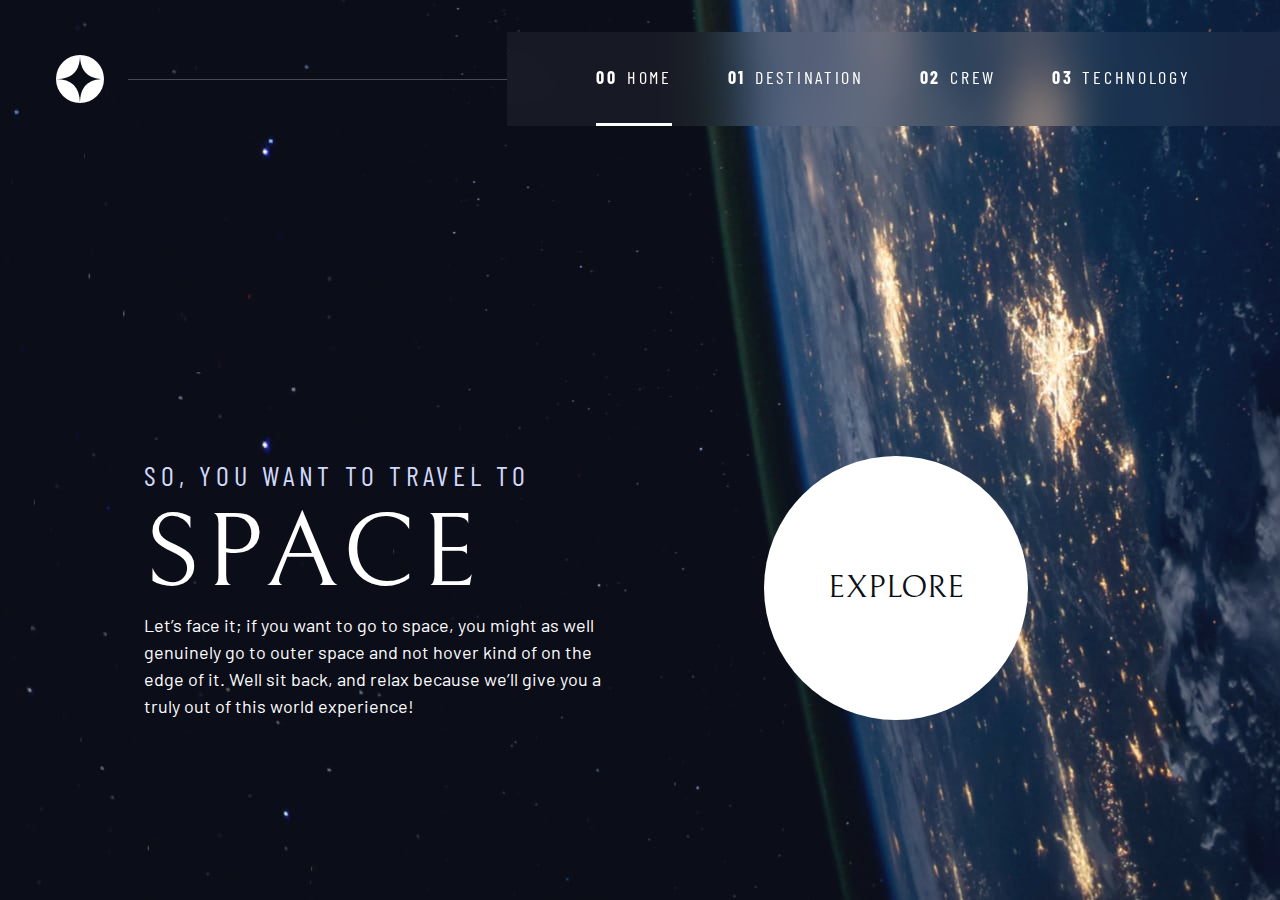
<file: index.html>
<!DOCTYPE html>
<html lang="en">
  <head>
    <meta charset="UTF-8" />
    <meta name="viewport" content="width=device-width, initial-scale=1.0" />

    <link
      rel="icon"
      type="image/png"
      sizes="32x32"
      href="./assets/favicon-32x32.png"
    />
    <link rel="stylesheet" href="src/style.css" type="text/css" />
    <!-- Google fonts -->
    <link rel="preconnect" href="https://fonts.googleapis.com" />
    <link rel="preconnect" href="https://fonts.gstatic.com" crossorigin />
    <link
      href="https://fonts.googleapis.com/css2?family=Barlow+Condensed:wght@400;700&family=Bellefair&family=Barlow:wght@400;700&display=swap"
      rel="stylesheet"
    />
    <script defer src="src/navigation.js"></script>
    <script defer src="src/tabs.js"></script>

    <title>Frontend Mentor | Space tourism website</title>
  </head>

  <body class="home">
    <a href="#main" class="skip-to-content">Skip to content</a>
    <header class="primary-header flex">
      <div>
        <img
          src="./assets/shared/logo.svg"
          alt="space tourism logo"
          class="logo"
        />
      </div>
      <button class="mobile-nav-toggle" aria-controls="primary-navigation">
        <span class="sr-only" aria-expanded="false">Menu</span>
      </button>
      <nav>
        <ul
          id="primary-navigation"
          data-visible="false"
          class="primary-navigation underline-indicators flex"
        >
          <li class="active">
            <a
              class="ff-sans-cond uppercase text-white letter-spacing-2"
              href="index.html"
              ><span aria-hidden="true">00</span> Home</a
            >
          </li>
          <li>
            <a
              class="ff-sans-cond uppercase text-white letter-spacing-2"
              href="destination.html"
              ><span aria-hidden="true">01</span> Destination</a
            >
          </li>
          <li>
            <a
              class="ff-sans-cond uppercase text-white letter-spacing-2"
              href="crew-commander.html"
              ><span aria-hidden="true">02</span> Crew</a
            >
          </li>
          <li>
            <a
              class="ff-sans-cond uppercase text-white letter-spacing-2"
              href="technology.html"
              ><span aria-hidden="true">03</span> Technology</a
            >
          </li>
        </ul>
      </nav>
    </header>

    <main id="main" class="grid-container grid-container--home">
      <div>
        <h1 class="text-light fs-500 ff-sans-cond uppercase letter-spacing-1">
          So, you want to travel to
          <span class="d-block fs-900 ff-serif text-white">Space</span>
        </h1>

        <p>
          Let’s face it; if you want to go to space, you might as well genuinely
          go to outer space and not hover kind of on the edge of it. Well sit
          back, and relax because we’ll give you a truly out of this world
          experience!
        </p>
      </div>
      <div>
        <a
          href="destination.html"
          class="large-button text-dark bg-white ff-serif uppercase"
          >Explore</a
        >
      </div>
    </main>
  </body>
</html>
</file>
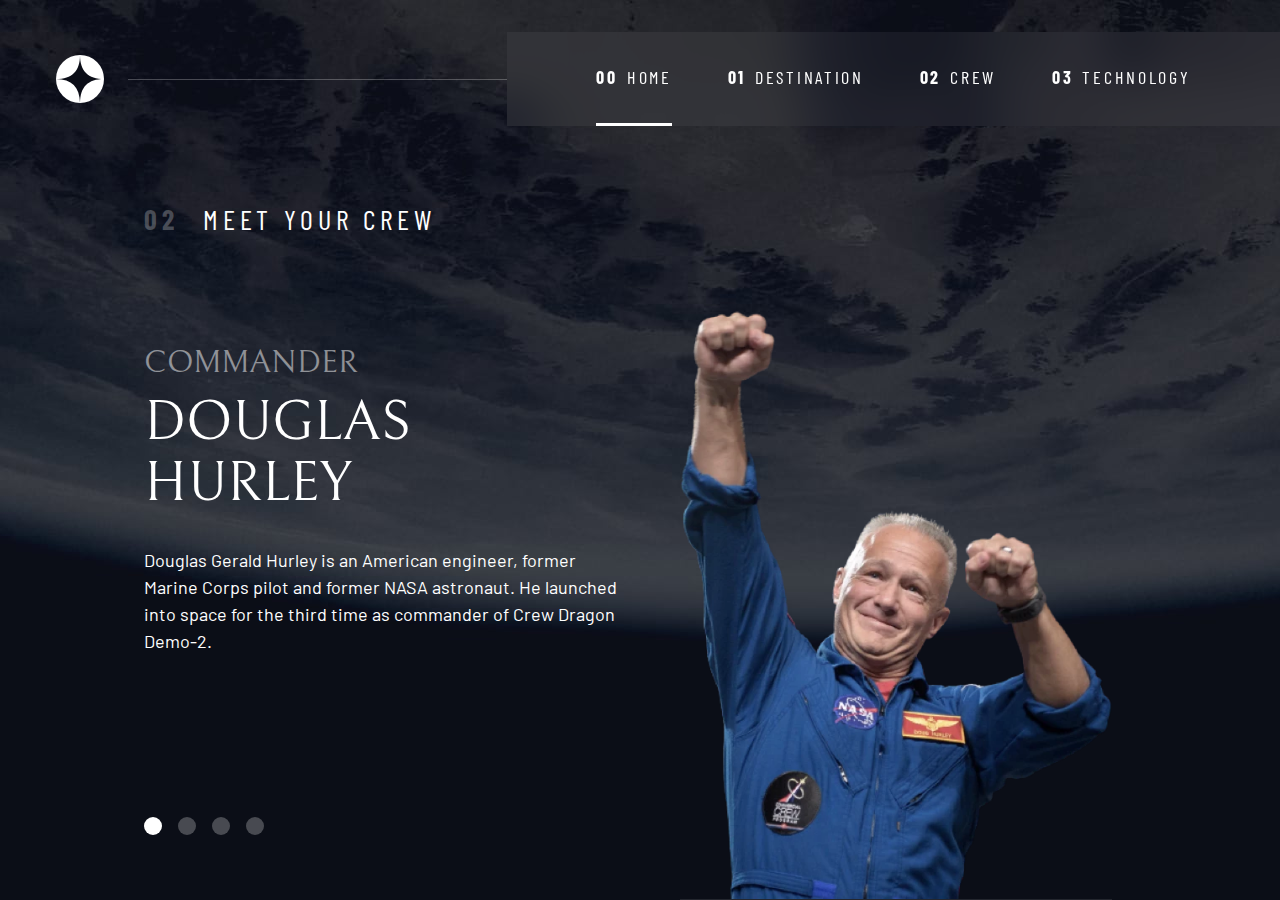
<file: crew-commander.html>
<!DOCTYPE html>
<html lang="en">
  <head>
    <meta charset="UTF-8" />
    <meta name="viewport" content="width=device-width, initial-scale=1.0" />

    <link
      rel="icon"
      type="image/png"
      sizes="32x32"
      href="./assets/favicon-32x32.png"
    />
    <link rel="stylesheet" href="src/style.css" type="text/css" />
    <!-- Google fonts -->
    <link rel="preconnect" href="https://fonts.googleapis.com" />
    <link rel="preconnect" href="https://fonts.gstatic.com" crossorigin />
    <link
      href="https://fonts.googleapis.com/css2?family=Barlow+Condensed:wght@400;700&family=Bellefair&family=Barlow:wght@400;700&display=swap"
      rel="stylesheet"
    />
    <script defer src="src/navigation.js"></script>
    <script defer src="src/tabs.js"></script>

    <title>Frontend Mentor | Space tourism website</title>
  </head>

  <body class="crew">
    <a href="#main" class="skip-to-content">Skip to content</a>
    <header class="primary-header flex">
      <div>
        <img
          src="./assets/shared/logo.svg"
          alt="space tourism logo"
          class="logo"
        />
      </div>
      <button class="mobile-nav-toggle" aria-controls="primary-navigation">
        <span class="sr-only" aria-expanded="false">Menu</span>
      </button>
      <nav>
        <ul
          id="primary-navigation"
          data-visible="false"
          class="primary-navigation underline-indicators flex"
        >
          <li class="active">
            <a
              class="ff-sans-cond uppercase text-white letter-spacing-2"
              href="index.html"
              ><span aria-hidden="true">00</span> Home</a
            >
          </li>
          <li>
            <a
              class="ff-sans-cond uppercase text-white letter-spacing-2"
              href="destination.html"
              ><span aria-hidden="true">01</span> Destination</a
            >
          </li>
          <li>
            <a
              class="ff-sans-cond uppercase text-white letter-spacing-2"
              href="crew.html"
              ><span aria-hidden="true">02</span> Crew</a
            >
          </li>
          <li>
            <a
              class="ff-sans-cond uppercase text-white letter-spacing-2"
              href="technology.html"
              ><span aria-hidden="true">03</span> Technology</a
            >
          </li>
        </ul>
      </nav>
    </header>

    <main id="main" class="grid-container grid-container--crew flow">
      <h1 class="numbered-title">
        <span aria-hidden="true">02</span> Meet your crew
      </h1>

      <!-- dot system goes here -->
      <div
        class="dot-indicators flex"
        role="tablist"
        aria-label="crew member list"
      >
        <button
          aria-selected="true"
          aria-controls="commander-tab"
          tabindex="0"
          role="tab"
          data-image="commander-image"
        >
          <span class="sr-only">The commander</span>
        </button>
        <button
          aria-selected="false"
          aria-controls="specialist-tab"
          tabindex="-1"
          role="tab"
          data-image="specialist-image"
        >
          <span class="sr-only">The mission specialist</span>
        </button>
        <button
          aria-selected="false"
          aria-controls="pilot-tab"
          tabindex="-1"
          role="tab"
          data-image="pilot-image"
        >
          <span class="sr-only">The pilot</span>
        </button>
        <button
          aria-selected="false"
          aria-controls="engineer-tab"
          tabindex="-1"
          role="tab"
          data-image="engineer-image"
        >
          <span class="sr-only">The crew engineer</span>
        </button>
      </div>

      <!-- commander content -->
      <article
        class="crew-details flow"
        id="commander-tab"
        role="tabpanel"
        tabindex="0"
      >
        <header class="flow flow--space-small">
          <h2 class="fs-600 ff-serif uppercase">Commander</h2>
          <p class="fs-700 uppercase ff-serif">Douglas Hurley</p>
        </header>
        <p>
          Douglas Gerald Hurley is an American engineer, former Marine Corps
          pilot and former NASA astronaut. He launched into space for the third
          time as commander of Crew Dragon Demo-2.
        </p>
      </article>

      <!-- specialist content -->
      <article
        class="crew-details flow"
        id="specialist-tab"
        role="tabpanel"
        tabindex="0"
        hidden
      >
        <header class="flow flow--space-small">
          <h2 class="fs-600 ff-serif uppercase">Mission Specialist</h2>
          <p class="fs-700 uppercase ff-serif">Mark Shuttleworth</p>
        </header>
        <p>
          Mark Richard Shuttleworth is the founder and CEO of Canonical, the
          company behind the Linux-based Ubuntu operating system. Shuttleworth
          became the first South African to travel to space as a space tourist..
        </p>
      </article>

      <!-- pilot content -->
      <article
        class="crew-details flow"
        id="pilot-tab"
        role="tabpanel"
        tabindex="0"
        hidden
      >
        <header class="flow flow--space-small">
          <h2 class="fs-600 ff-serif uppercase">Pilot</h2>
          <p class="fs-700 uppercase ff-serif">Victor Glover</p>
        </header>
        <p>
          Pilot on the first operational flight of the SpaceX Crew Dragon to the
          International Space Station. Glover is a commander in the U.S. Navy
          where he pilots an F/A-18.He was a crew member of Expedition 64, and
          served as a station systems flight engineer.
        </p>
      </article>

      <!-- engineer content -->
      <article
        class="crew-details flow"
        id="engineer-tab"
        role="tabpanel"
        tabindex="0"
        hidden
      >
        <header class="flow flow--space-small">
          <h2 class="fs-600 ff-serif uppercase">Flight Engineer</h2>
          <p class="fs-700 uppercase ff-serif">Anousheh Ansari</p>
        </header>
        <p>
          Anousheh Ansari is an Iranian American engineer and co-founder of
          Prodea Systems. Ansari was the fourth self-funded space tourist, the
          first self-funded woman to fly to the ISS, and the first Iranian in
          space.
        </p>
      </article>

      <!-- commander image -->
      <picture id="commander-image">
        <source
          srcset="assets/crew/image-douglas-hurley.webp"
          type="image/webp"
        />
        <img src="assets/crew/image-douglas-hurley.png" alt="Douglas Hurley" />
      </picture>

      <!-- specialist image -->
      <picture id="specialist-image" hidden>
        <source
          srcset="assets/crew/image-mark-shuttleworth.webp"
          type="image/webp"
        />
        <img
          src="assets/crew/image-mark-shuttleworth.webp"
          alt="Mark Shuttleworth"
        />
      </picture>

      <!-- pilot image -->
      <picture id="pilot-image" hidden>
        <source
          srcset="assets/crew/image-victor-glover.webp"
          type="image/webp"
        />
        <img src="assets/crew/image-victor-glover.png" alt="Victor Glover" />
      </picture>

      <!-- engineer image -->
      <picture id="engineer-image" hidden>
        <source
          srcset="assets/crew/image-anousheh-ansari.webp"
          type="image/webp"
        />
        <img
          src="assets/crew/image-anousheh-ansari.png"
          alt="Anousheh Ansari"
        />
      </picture>
    </main>
  </body>
</html>
</file>
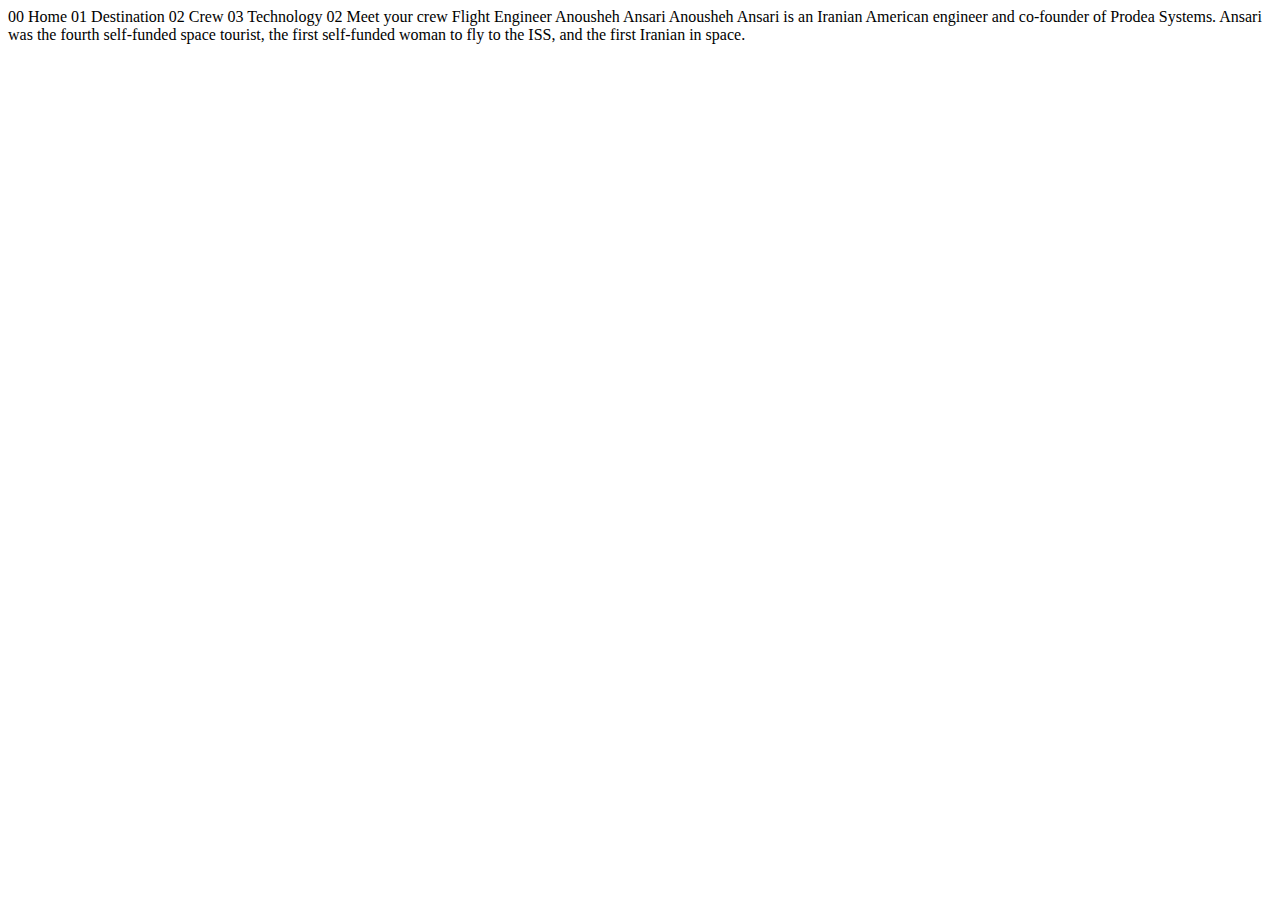
<file: crew-engineer.html>
<!DOCTYPE html>
<html lang="en">
<head>
  <meta charset="UTF-8">
  <meta name="viewport" content="width=device-width, initial-scale=1.0">

  <link rel="icon" type="image/png" sizes="32x32" href="./assets/favicon-32x32.png">
  
  <title>Frontend Mentor | Space tourism website</title>
</head>
<body>

  00 Home
  01 Destination
  02 Crew
  03 Technology

  02 Meet your crew

  Flight Engineer
  Anousheh Ansari

  Anousheh Ansari is an Iranian American engineer and co-founder of Prodea Systems. 
  Ansari was the fourth self-funded space tourist, the first self-funded woman to 
  fly to the ISS, and the first Iranian in space. 
</body>
</html>
</file>
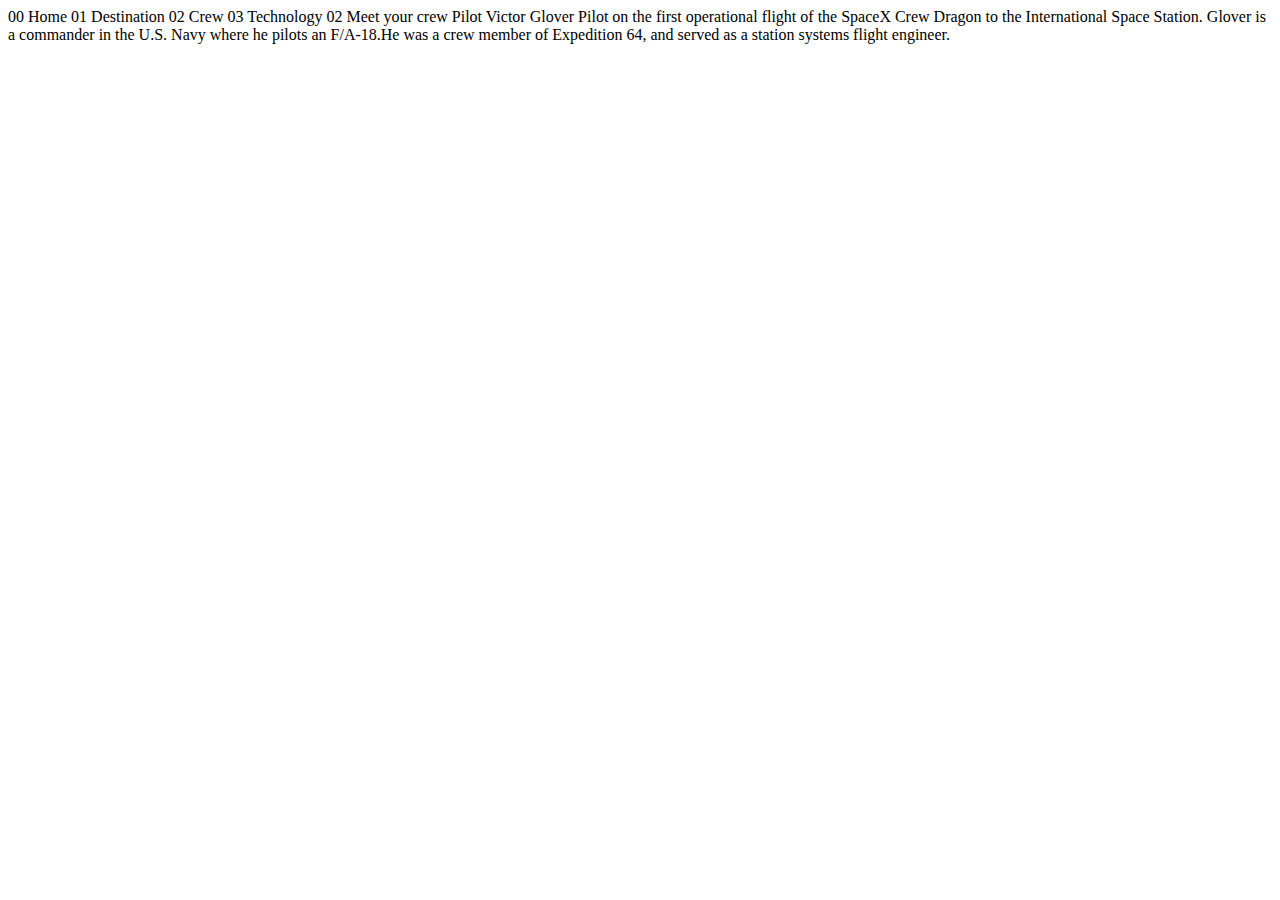
<file: crew-pilot.html>
<!DOCTYPE html>
<html lang="en">
<head>
  <meta charset="UTF-8">
  <meta name="viewport" content="width=device-width, initial-scale=1.0">

  <link rel="icon" type="image/png" sizes="32x32" href="./assets/favicon-32x32.png">
  
  <title>Frontend Mentor | Space tourism website</title>
</head>
<body>

  00 Home
  01 Destination
  02 Crew
  03 Technology

  02 Meet your crew

  Pilot
  Victor Glover

  Pilot on the first operational flight of the SpaceX Crew Dragon to the 
  International Space Station. Glover is a commander in the U.S. Navy where 
  he pilots an F/A-18.He was a crew member of Expedition 64, and served as a 
  station systems flight engineer. 
</body>
</html>
</file>
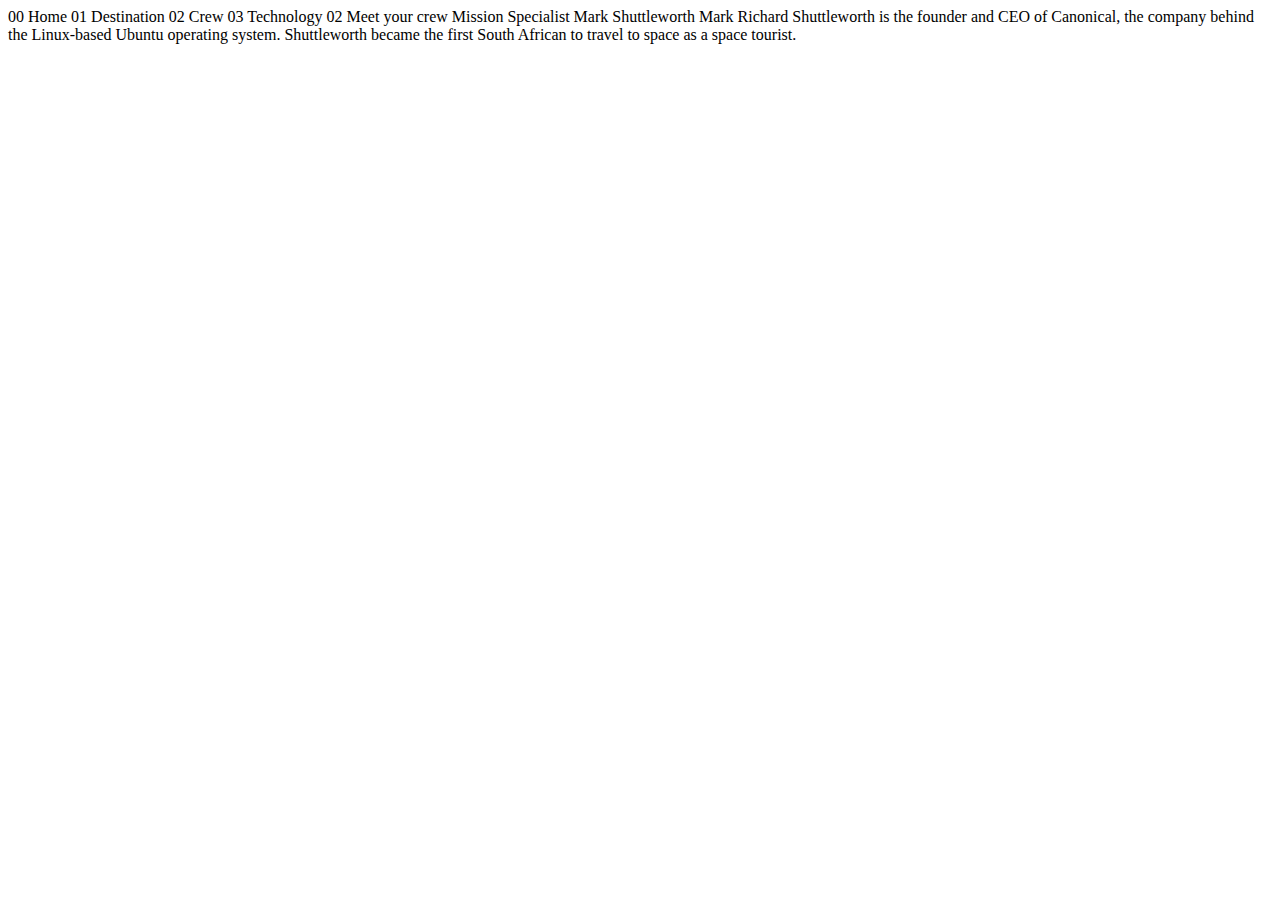
<file: crew-specialist.html>
<!DOCTYPE html>
<html lang="en">
<head>
  <meta charset="UTF-8">
  <meta name="viewport" content="width=device-width, initial-scale=1.0">

  <link rel="icon" type="image/png" sizes="32x32" href="./assets/favicon-32x32.png">
  
  <title>Frontend Mentor | Space tourism website</title>
</head>
<body>

  00 Home
  01 Destination
  02 Crew
  03 Technology

  02 Meet your crew

  Mission Specialist
  Mark Shuttleworth

  Mark Richard Shuttleworth is the founder and CEO of Canonical, the company behind 
  the Linux-based Ubuntu operating system. Shuttleworth became the first South 
  African to travel to space as a space tourist.
</body>
</html>
</file>
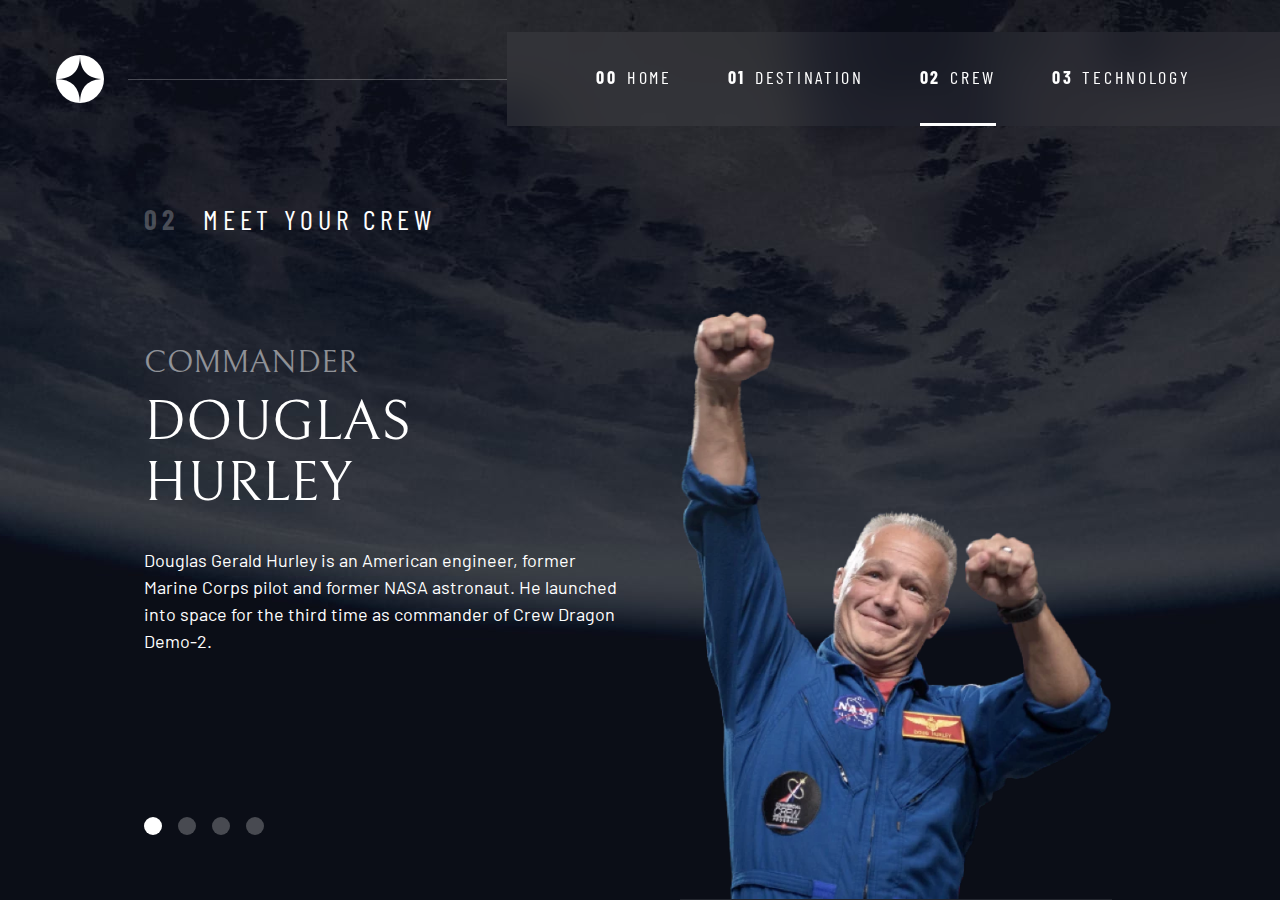
<file: crew.html>
<!DOCTYPE html>
<html lang="en">
  <head>
    <meta charset="UTF-8" />
    <meta name="viewport" content="width=device-width, initial-scale=1.0" />

    <link
      rel="icon"
      type="image/png"
      sizes="32x32"
      href="./assets/favicon-32x32.png"
    />
    <link rel="stylesheet" href="src/style.css" type="text/css" />
    <!-- Google fonts -->
    <link rel="preconnect" href="https://fonts.googleapis.com" />
    <link rel="preconnect" href="https://fonts.gstatic.com" crossorigin />
    <link
      href="https://fonts.googleapis.com/css2?family=Barlow+Condensed:wght@400;700&family=Bellefair&family=Barlow:wght@400;700&display=swap"
      rel="stylesheet"
    />
    <script defer src="src/navigation.js"></script>
    <script defer src="src/tabs.js"></script>

    <title>Frontend Mentor | Space tourism website</title>
  </head>

  <body class="crew">
    <a href="#main" class="skip-to-content">Skip to content</a>
    <header class="primary-header flex">
      <div>
        <img
          src="./assets/shared/logo.svg"
          alt="space tourism logo"
          class="logo"
        />
      </div>
      <button class="mobile-nav-toggle" aria-controls="primary-navigation">
        <span class="sr-only" aria-expanded="false">Menu</span>
      </button>
      <nav>
        <ul
          id="primary-navigation"
          data-visible="false"
          class="primary-navigation underline-indicators flex"
        >
          <li>
            <a
              class="ff-sans-cond uppercase text-white letter-spacing-2"
              href="index.html"
              ><span aria-hidden="true">00</span> Home</a
            >
          </li>
          <li>
            <a
              class="ff-sans-cond uppercase text-white letter-spacing-2"
              href="destination.html"
              ><span aria-hidden="true">01</span> Destination</a
            >
          </li>
          <li class="active">
            <a
              class="ff-sans-cond uppercase text-white letter-spacing-2"
              href="crew.html"
              ><span aria-hidden="true">02</span> Crew</a
            >
          </li>
          <li>
            <a
              class="ff-sans-cond uppercase text-white letter-spacing-2"
              href="technology.html"
              ><span aria-hidden="true">03</span> Technology</a
            >
          </li>
        </ul>
      </nav>
    </header>

    <main id="main" class="grid-container grid-container--crew flow">
      <h1 class="numbered-title">
        <span aria-hidden="true">02</span> Meet your crew
      </h1>

      <!-- dot system goes here -->
      <div
        class="dot-indicators flex"
        role="tablist"
        aria-label="crew member list"
      >
        <button
          aria-selected="true"
          aria-controls="commander-tab"
          tabindex="0"
          role="tab"
          data-image="commander-image"
        >
          <span class="sr-only">The commander</span>
        </button>
        <button
          aria-selected="false"
          aria-controls="specialist-tab"
          tabindex="-1"
          role="tab"
          data-image="specialist-image"
        >
          <span class="sr-only">The mission specialist</span>
        </button>
        <button
          aria-selected="false"
          aria-controls="pilot-tab"
          tabindex="-1"
          role="tab"
          data-image="pilot-image"
        >
          <span class="sr-only">The pilot</span>
        </button>
        <button
          aria-selected="false"
          aria-controls="engineer-tab"
          tabindex="-1"
          role="tab"
          data-image="engineer-image"
        >
          <span class="sr-only">The crew engineer</span>
        </button>
      </div>

      <!-- commander content -->
      <article
        class="crew-details flow"
        id="commander-tab"
        role="tabpanel"
        tabindex="0"
      >
        <header class="flow flow--space-small">
          <h2 class="fs-600 ff-serif uppercase">Commander</h2>
          <p class="fs-700 uppercase ff-serif">Douglas Hurley</p>
        </header>
        <p>
          Douglas Gerald Hurley is an American engineer, former Marine Corps
          pilot and former NASA astronaut. He launched into space for the third
          time as commander of Crew Dragon Demo-2.
        </p>
      </article>

      <!-- specialist content -->
      <article
        class="crew-details flow"
        id="specialist-tab"
        role="tabpanel"
        tabindex="0"
        hidden
      >
        <header class="flow flow--space-small">
          <h2 class="fs-600 ff-serif uppercase">Mission Specialist</h2>
          <p class="fs-700 uppercase ff-serif">Mark Shuttleworth</p>
        </header>
        <p>
          Mark Richard Shuttleworth is the founder and CEO of Canonical, the
          company behind the Linux-based Ubuntu operating system. Shuttleworth
          became the first South African to travel to space as a space tourist..
        </p>
      </article>

      <!-- pilot content -->
      <article
        class="crew-details flow"
        id="pilot-tab"
        role="tabpanel"
        tabindex="0"
        hidden
      >
        <header class="flow flow--space-small">
          <h2 class="fs-600 ff-serif uppercase">Pilot</h2>
          <p class="fs-700 uppercase ff-serif">Victor Glover</p>
        </header>
        <p>
          Pilot on the first operational flight of the SpaceX Crew Dragon to the
          International Space Station. Glover is a commander in the U.S. Navy
          where he pilots an F/A-18.He was a crew member of Expedition 64, and
          served as a station systems flight engineer.
        </p>
      </article>

      <!-- engineer content -->
      <article
        class="crew-details flow"
        id="engineer-tab"
        role="tabpanel"
        tabindex="0"
        hidden
      >
        <header class="flow flow--space-small">
          <h2 class="fs-600 ff-serif uppercase">Flight Engineer</h2>
          <p class="fs-700 uppercase ff-serif">Anousheh Ansari</p>
        </header>
        <p>
          Anousheh Ansari is an Iranian American engineer and co-founder of
          Prodea Systems. Ansari was the fourth self-funded space tourist, the
          first self-funded woman to fly to the ISS, and the first Iranian in
          space.
        </p>
      </article>

      <!-- commander image -->
      <picture id="commander-image">
        <source
          srcset="assets/crew/image-douglas-hurley.webp"
          type="image/webp"
        />
        <img src="assets/crew/image-douglas-hurley.png" alt="Douglas Hurley" />
      </picture>

      <!-- specialist image -->
      <picture id="specialist-image" hidden>
        <source
          srcset="assets/crew/image-mark-shuttleworth.webp"
          type="image/webp"
        />
        <img
          src="assets/crew/image-mark-shuttleworth.webp"
          alt="Mark Shuttleworth"
        />
      </picture>

      <!-- pilot image -->
      <picture id="pilot-image" hidden>
        <source
          srcset="assets/crew/image-victor-glover.webp"
          type="image/webp"
        />
        <img src="assets/crew/image-victor-glover.png" alt="Victor Glover" />
      </picture>

      <!-- engineer image -->
      <picture id="engineer-image" hidden>
        <source
          srcset="assets/crew/image-anousheh-ansari.webp"
          type="image/webp"
        />
        <img
          src="assets/crew/image-anousheh-ansari.png"
          alt="Anousheh Ansari"
        />
      </picture>
    </main>
  </body>
</html>
</file>
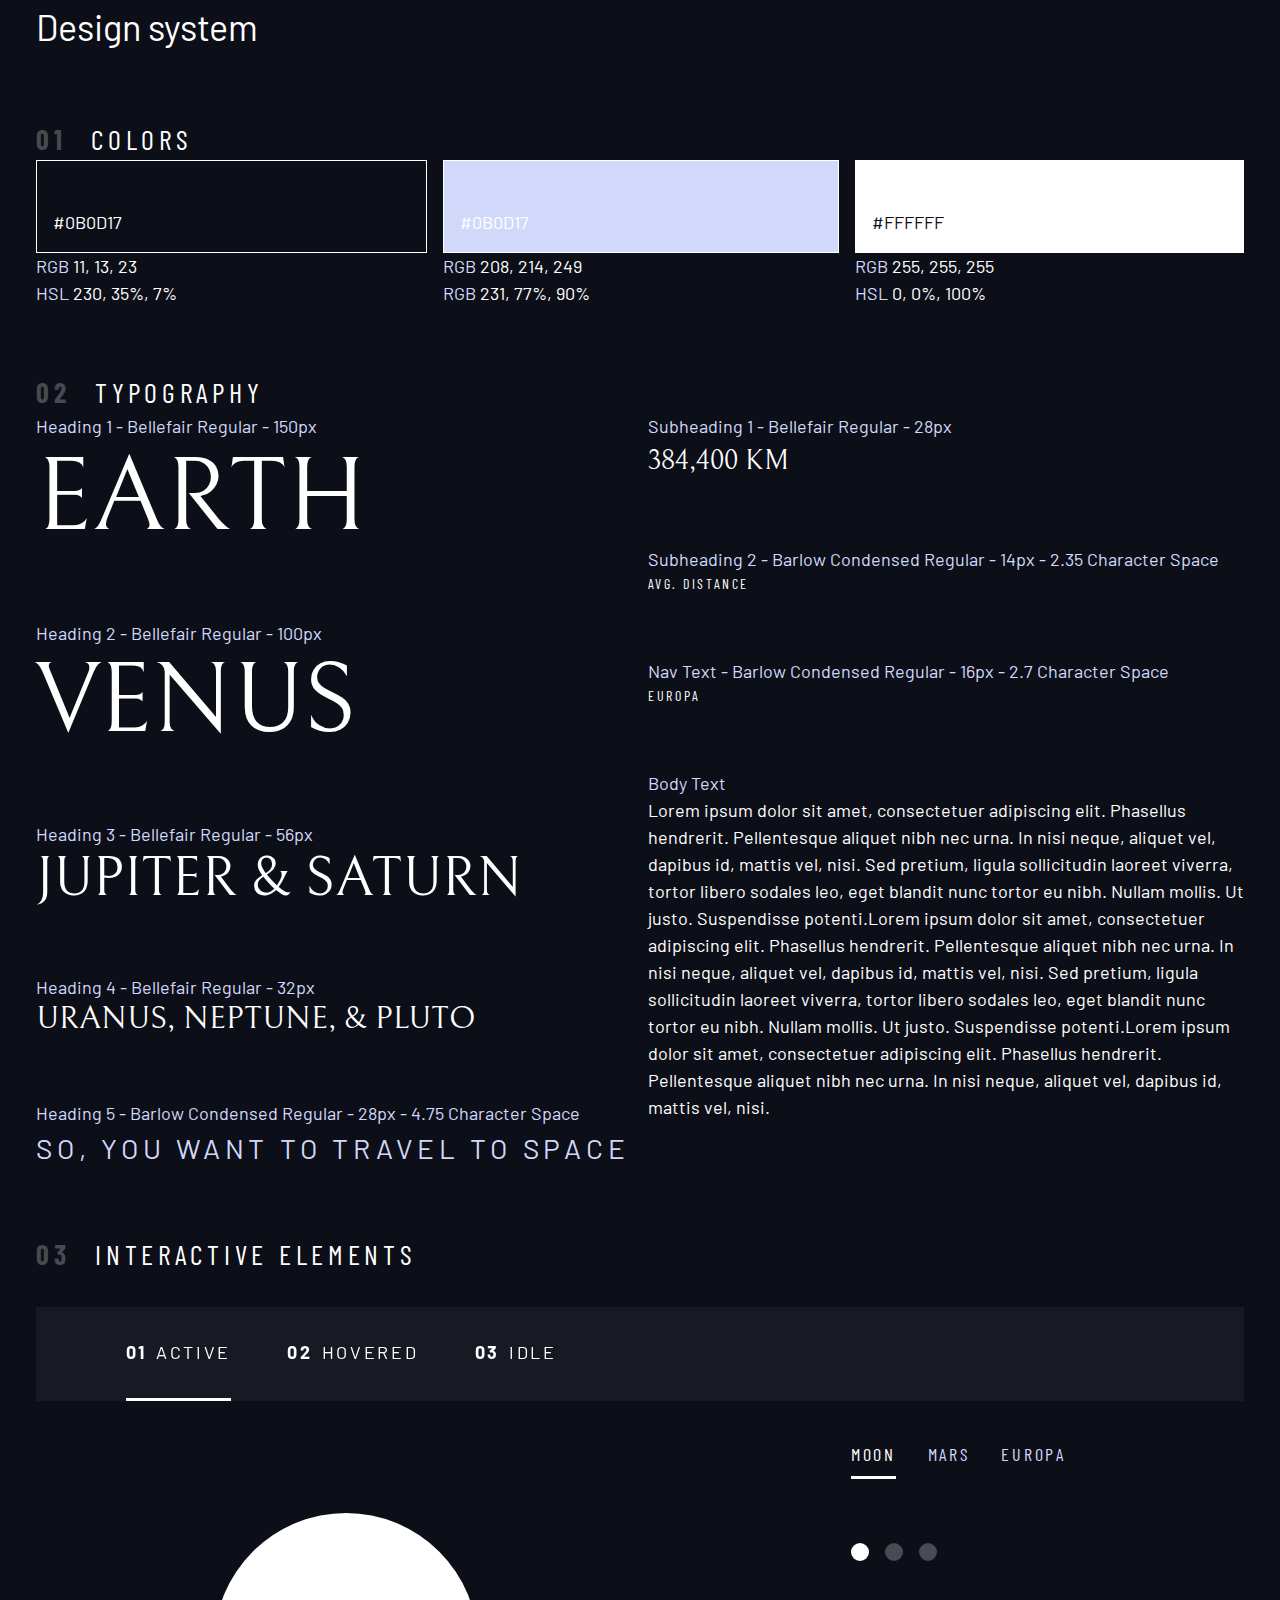
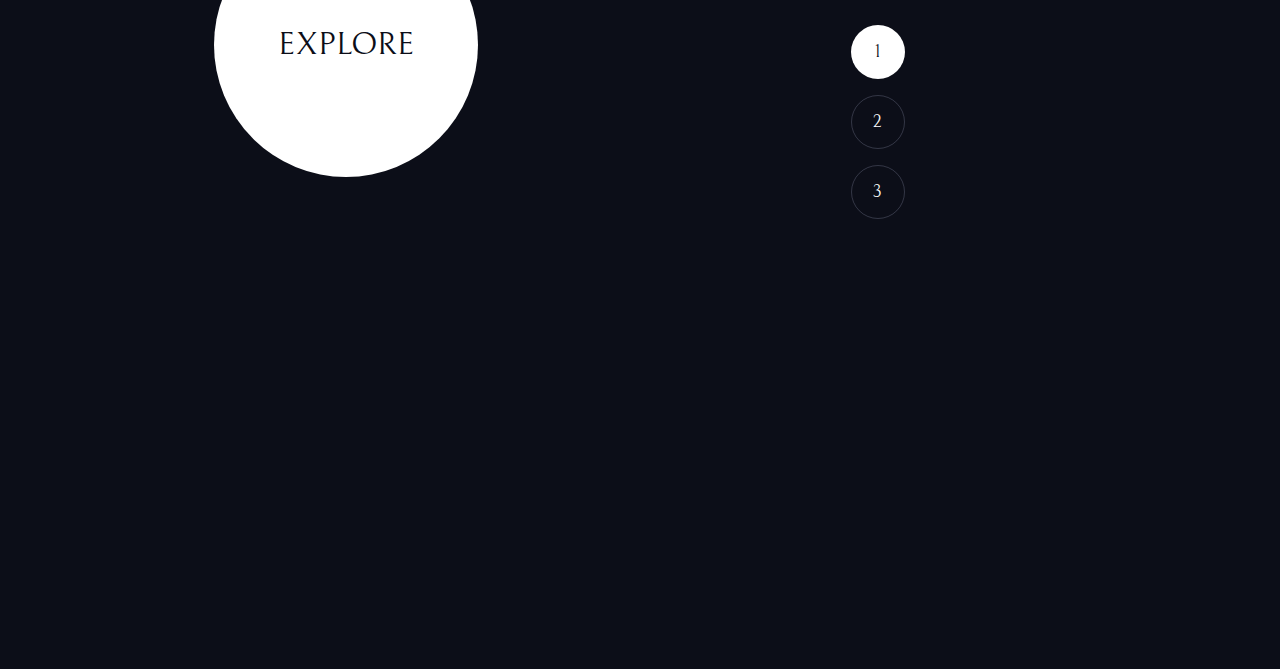
<file: design-system.html>
<!DOCTYPE html>
<html lang="en">
  <head>
    <meta charset="UTF-8" />
    <meta http-equiv="X-UA-Compatible" content="IE=edge" />
    <meta name="viewport" content="width=device-width, initial-scale=1.0" />
    <link rel="stylesheet" href="src/style.css" type="text/css" />

    <!-- Google fonts -->
    <link rel="preconnect" href="https://fonts.googleapis.com" />
    <link rel="preconnect" href="https://fonts.gstatic.com" crossorigin />
    <link
      href="https://fonts.googleapis.com/css2?family=Barlow+Condensed:wght@400;700&family=Bellefair&family=Barlow:wght@400;700&display=swap"
      rel="stylesheet"
    />
    <title>Design System</title>
  </head>

  <body>
    <div class="container">
      <h1>Design system</h1>

      <section id="colors" style="margin: 4rem 0">
        <h2 class="numbered-title"><span>01</span> colors</h2>

        <div class="flex" style="justify-content: space-between">
          <div class="color-tile">
            <div
              class="text-white"
              style="padding: 3rem 1rem 1rem; border: 1px solid white"
            >
              #0B0D17
            </div>
            <p><span class="text-light">RGB</span> 11, 13, 23</p>
            <p><span class="text-light">HSL</span> 230, 35%, 7%</p>
          </div>
          <div class="color-tile">
            <div
              class="bg-light"
              style="padding: 3rem 1rem 1rem; border: 1px solid white"
            >
              #0B0D17
            </div>
            <p><span class="text-light">RGB</span> 208, 214, 249</p>
            <p><span class="text-light">RGB</span> 231, 77%, 90%</p>
          </div>
          <div class="color-tile">
            <div
              class="bg-white text-dark"
              style="padding: 3rem 1rem 1rem; border: 1px solid white"
            >
              #FFFFFF
            </div>
            <p><span class="text-light">RGB</span> 255, 255, 255</p>
            <p><span class="text-light">HSL</span> 0, 0%, 100%</p>
          </div>
        </div>
      </section>

      <section id="typography" style="margin: 4rem 0">
        <h2 class="numbered-title"><span>02 </span>Typography</h2>
        <div class="flex">
          <div class="flow" style="flex-basis: 100%; --flow-space: 4rem">
            <div>
              <p class="text-light">Heading 1 - Bellefair Regular - 150px</p>
              <p class="fs-900 ff-serif uppercase">Earth</p>
            </div>
            <div>
              <p class="text-light">Heading 2 - Bellefair Regular - 100px</p>
              <p class="fs-800 ff-serif uppercase">Venus</p>
            </div>
            <div>
              <p class="text-light">Heading 3 - Bellefair Regular - 56px</p>
              <p class="fs-700 ff-serif uppercase">Jupiter & Saturn</p>
            </div>
            <div>
              <p class="text-light">Heading 4 - Bellefair Regular - 32px</p>
              <p class="fs-600 ff-serif uppercase">Uranus, Neptune, & Pluto</p>
            </div>
            <div>
              <p class="text-light">
                Heading 5 - Barlow Condensed Regular - 28px - 4.75 Character
                Space
              </p>
              <p
                class="text-light fs-500 ff-serif-cond uppercase letter-spacing-1"
              >
                So, you want to travel to space
              </p>
            </div>
          </div>

          <div class="flow" style="flex-basis: 100%; --flow-space: 4rem">
            <div>
              <p class="text-light">Subheading 1 - Bellefair Regular - 28px</p>
              <p class="fs-500 ff-serif uppercase">384,400 km</p>
            </div>
            <div>
              <p class="text-light">
                Subheading 2 - Barlow Condensed Regular - 14px - 2.35 Character
                Space
              </p>
              <p class="fs-200 uppercase ff-sans-cond letter-spacing-3">
                Avg. Distance
              </p>
            </div>
            <div>
              <p class="text-light">
                Nav Text - Barlow Condensed Regular - 16px - 2.7 Character Space
              </p>
              <p class="fs-200 uppercase ff-sans-cond letter-spacing-2">
                Europa
              </p>
            </div>
            <div>
              <p class="text-light">Body Text</p>
              <p>
                Lorem ipsum dolor sit amet, consectetuer adipiscing elit.
                Phasellus hendrerit. Pellentesque aliquet nibh nec urna. In nisi
                neque, aliquet vel, dapibus id, mattis vel, nisi. Sed pretium,
                ligula sollicitudin laoreet viverra, tortor libero sodales leo,
                eget blandit nunc tortor eu nibh. Nullam mollis. Ut justo.
                Suspendisse potenti.Lorem ipsum dolor sit amet, consectetuer
                adipiscing elit. Phasellus hendrerit. Pellentesque aliquet nibh
                nec urna. In nisi neque, aliquet vel, dapibus id, mattis vel,
                nisi. Sed pretium, ligula sollicitudin laoreet viverra, tortor
                libero sodales leo, eget blandit nunc tortor eu nibh. Nullam
                mollis. Ut justo. Suspendisse potenti.Lorem ipsum dolor sit
                amet, consectetuer adipiscing elit. Phasellus hendrerit.
                Pellentesque aliquet nibh nec urna. In nisi neque, aliquet vel,
                dapibus id, mattis vel, nisi.
              </p>
            </div>
          </div>
        </div>
      </section>

      <section class="flow" id="interactive-elements">
        <h2 class="numbered-title"><span>03</span> Interactive elements</h2>

        <!-- navigation -->
        <div>
          <nav>
            <ul class="primary-navigation underline-indicators flex">
              <li class="active">
                <a class="uppercase text-white letter-spacing-2" href="#"
                  ><span>01</span>Active</a
                >
              </li>
              <li>
                <a class="uppercase text-white letter-spacing-2" href="#"
                  ><span>02</span>Hovered</a
                >
              </li>
              <li>
                <a class="uppercase text-white letter-spacing-2" href="#"
                  ><span>03</span>Idle</a
                >
              </li>
            </ul>
          </nav>
        </div>

        <div class="flex" style="justify-content: space-around">
          <div style="margin-top: 5rem">
            <!-- explore button -->
            <a
              href="#"
              class="large-button text-dark bg-white ff-serif fs-600 uppercase"
              >Explore</a
            >
          </div>

          <div class="flow" style="margin-bottom: 50vh; --flow-space: 4rem">
            <!-- Tabs -->
            <div class="tab-list underline-indicators flex">
              <button
                aria-selected="true"
                class="text-light uppercase letter-spacing-2 ff-sans-cond"
              >
                Moon
              </button>
              <button
                aria-selected="false"
                class="text-light uppercase letter-spacing-2 ff-sans-cond"
              >
                Mars
              </button>
              <button
                aria-selected="false"
                class="text-light uppercase letter-spacing-2 ff-sans-cond"
              >
                Europa
              </button>
            </div>
            <!-- Dots -->
            <div class="dot-indicators flex">
              <button aria-selected="true">
                <span class="sr-only"></span>
              </button>
              <button aria-selected="false">
                <span class="sr-only"></span>
              </button>
              <button aria-selected="false">
                <span class="sr-only"></span>
              </button>
            </div>
            <!-- Numbers -->
            <div class="number-indicators flex" style="flex-direction: column">
              <button class="ff-serif" aria-selected="true">1</button>
              <button class="ff-serif" aria-selected="false">2</button>
              <button class="ff-serif" aria-selected="false">3</button>
            </div>
          </div>
        </div>
      </section>
    </div>
  </body>
</html>
</file>
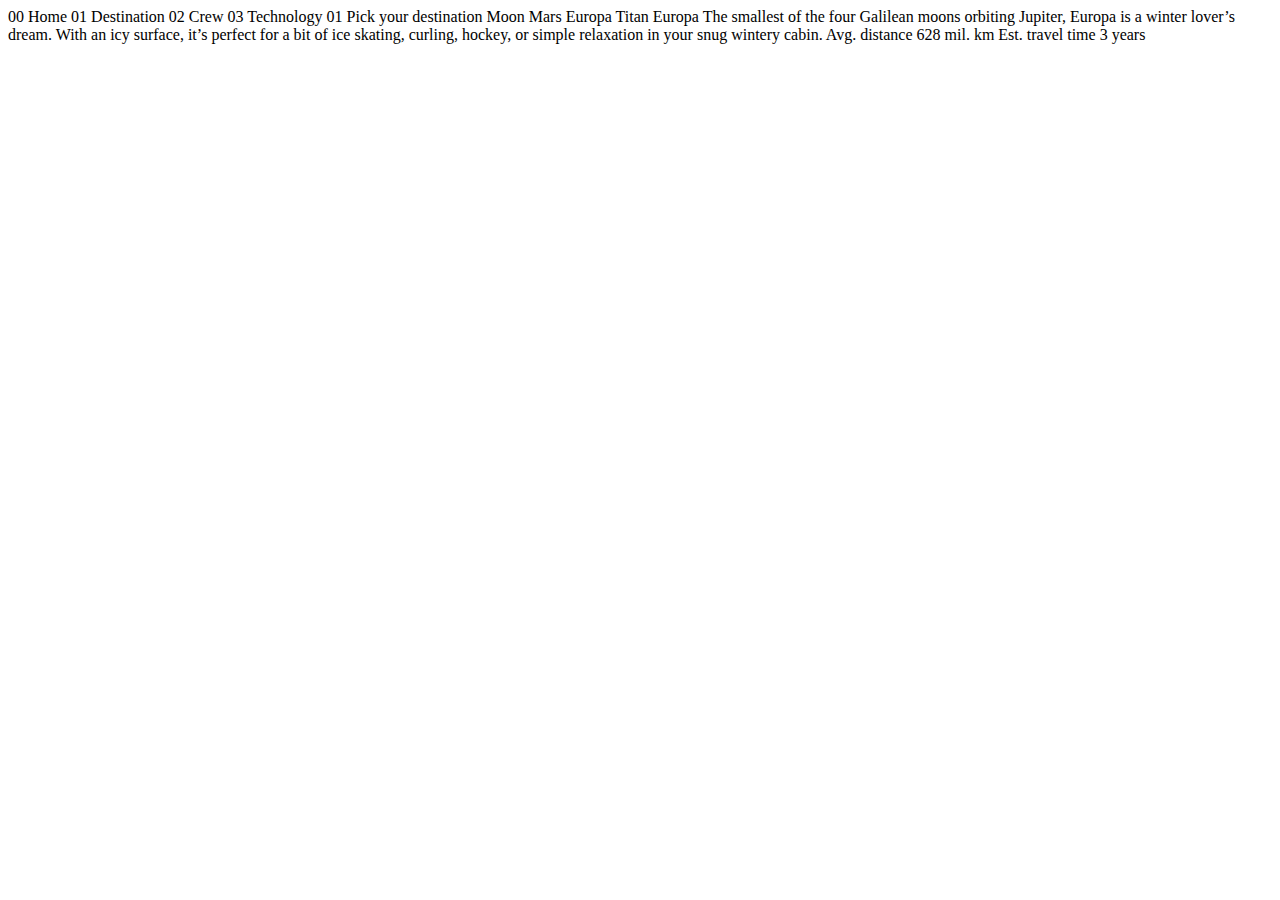
<file: destination-europa.html>
<!DOCTYPE html>
<html lang="en">
<head>
  <meta charset="UTF-8">
  <meta name="viewport" content="width=device-width, initial-scale=1.0">

  <link rel="icon" type="image/png" sizes="32x32" href="./assets/favicon-32x32.png">
  
  <title>Frontend Mentor | Space tourism website</title>
</head>
<body>

  00 Home
  01 Destination
  02 Crew
  03 Technology

  01 Pick your destination

  Moon
  Mars
  Europa
  Titan

  Europa

  The smallest of the four Galilean moons orbiting Jupiter, Europa is a 
  winter lover’s dream. With an icy surface, it’s perfect for a bit of 
  ice skating, curling, hockey, or simple relaxation in your snug 
  wintery cabin.

  Avg. distance
  628 mil. km

  Est. travel time
  3 years
</body>
</html>
</file>
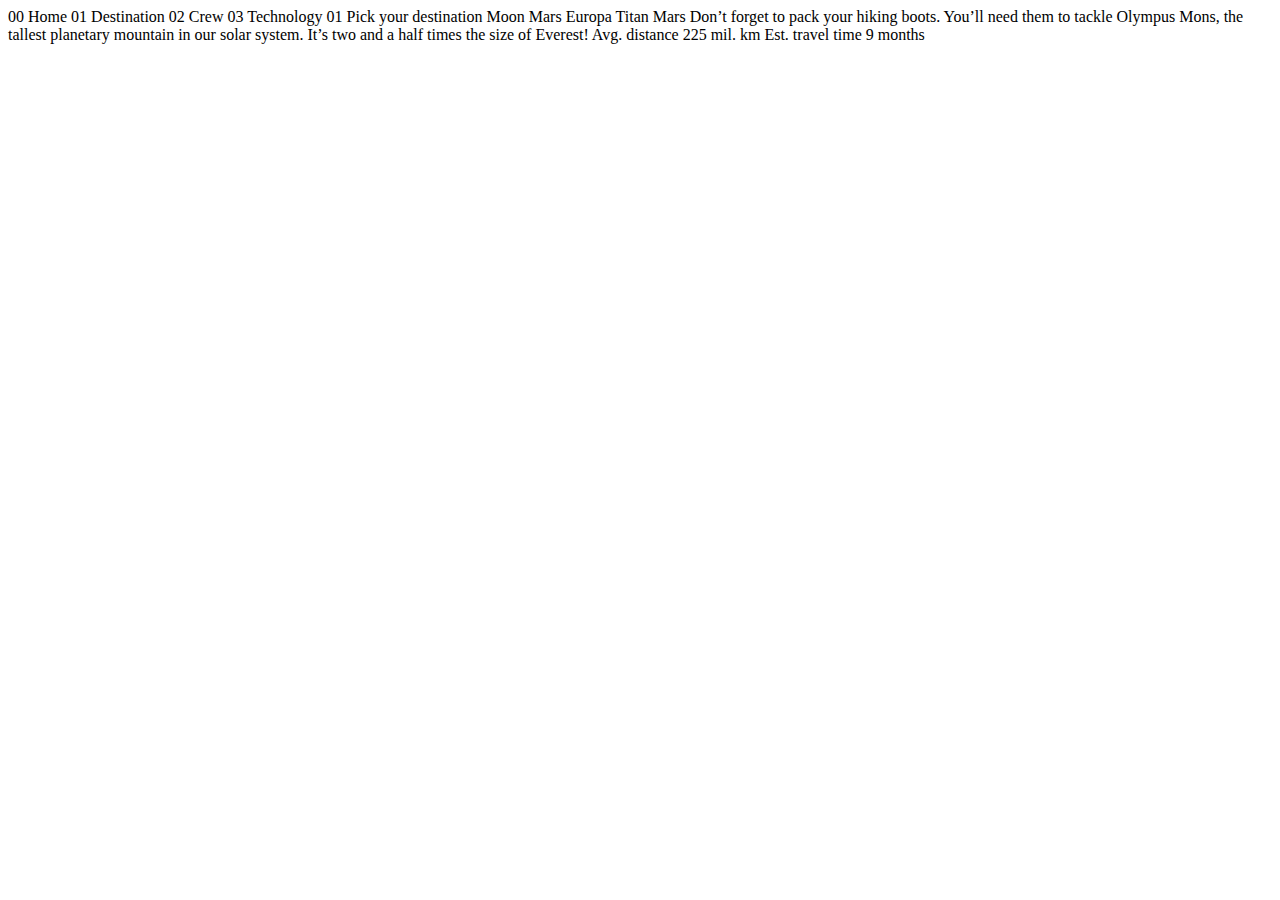
<file: destination-mars.html>
<!DOCTYPE html>
<html lang="en">
<head>
  <meta charset="UTF-8">
  <meta name="viewport" content="width=device-width, initial-scale=1.0">

  <link rel="icon" type="image/png" sizes="32x32" href="./assets/favicon-32x32.png">
  
  <title>Frontend Mentor | Space tourism website</title>
</head>
<body>

  00 Home
  01 Destination
  02 Crew
  03 Technology

  01 Pick your destination

  Moon
  Mars
  Europa
  Titan

  Mars

  Don’t forget to pack your hiking boots. You’ll need them to tackle Olympus Mons, 
  the tallest planetary mountain in our solar system. It’s two and a half times 
  the size of Everest!

  Avg. distance
  225 mil. km

  Est. travel time
  9 months
</body>
</html>
</file>
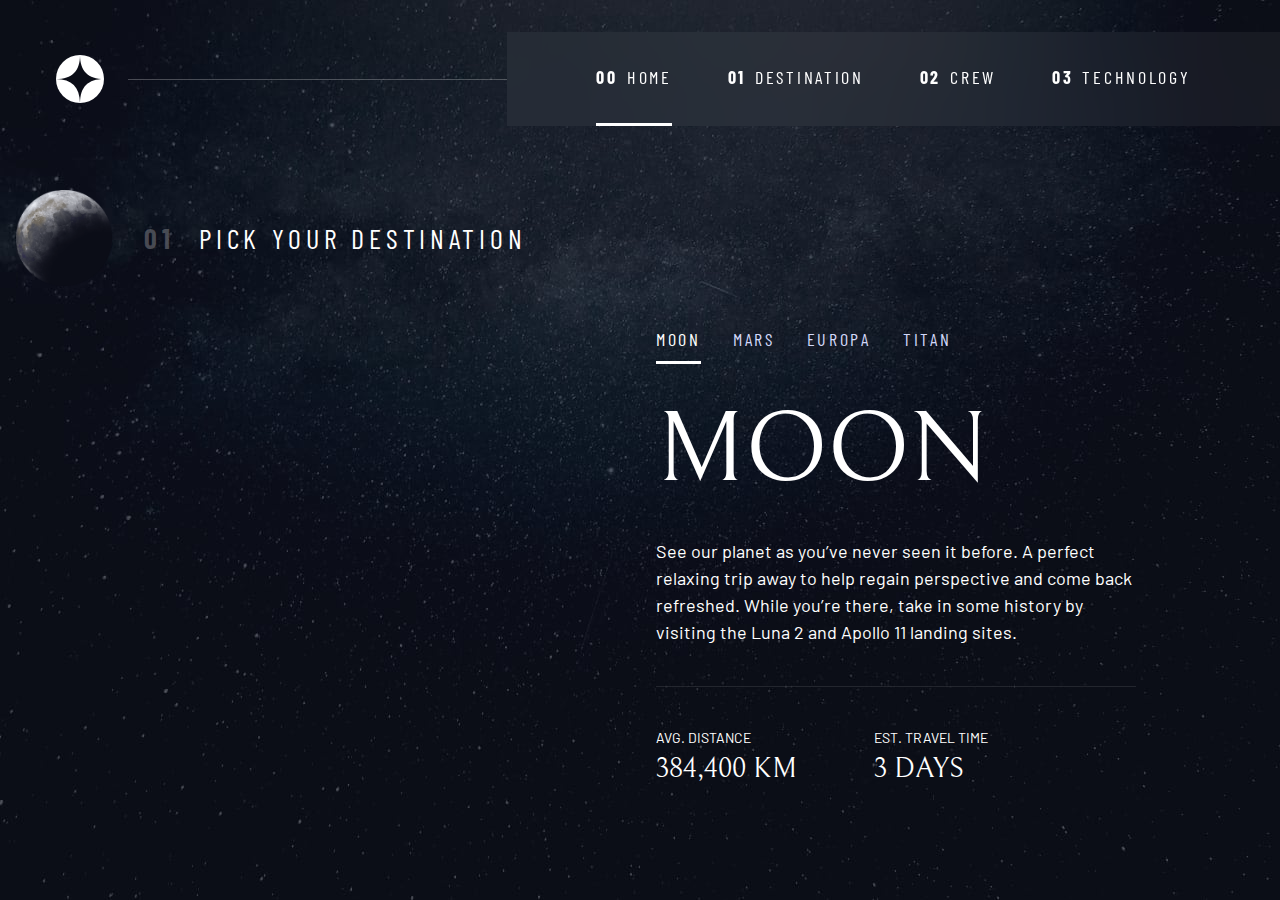
<file: destination-moon.html>
<!DOCTYPE html>
<html lang="en">
  <head>
    <meta charset="UTF-8" />
    <meta name="viewport" content="width=device-width, initial-scale=1.0" />

    <link
      rel="icon"
      type="image/png"
      sizes="32x32"
      href="./assets/favicon-32x32.png"
    />
    <link rel="stylesheet" href="src/style.css" type="text/css" />
    <!-- Google fonts -->
    <link rel="preconnect" href="https://fonts.googleapis.com" />
    <link rel="preconnect" href="https://fonts.gstatic.com" crossorigin />
    <link
      href="https://fonts.googleapis.com/css2?family=Barlow+Condensed:wght@400;700&family=Bellefair&family=Barlow:wght@400;700&display=swap"
      rel="stylesheet"
    />
    <script defer src="src/index.js"></script>

    <title>Frontend Mentor | Space tourism website</title>
  </head>

  <body class="destination">
    <a href="#main" class="skip-to-content">Skip to content</a>
    <header class="primary-header flex">
      <div>
        <img
          src="./assets/shared/logo.svg"
          alt="space tourism logo"
          class="logo"
        />
      </div>
      <button class="mobile-nav-toggle" aria-controls="primary-navigation">
        <span class="sr-only" aria-expanded="false">Menu</span>
      </button>
      <nav>
        <ul
          id="primary-navigation"
          data-visible="false"
          class="primary-navigation underline-indicators flex"
        >
          <li class="active">
            <a
              class="ff-sans-cond uppercase text-white letter-spacing-2"
              href="index.html"
              ><span aria-hidden="true">00</span> Home</a
            >
          </li>
          <li>
            <a
              class="ff-sans-cond uppercase text-white letter-spacing-2"
              href="destination.html"
              ><span aria-hidden="true">01</span> Destination</a
            >
          </li>
          <li>
            <a
              class="ff-sans-cond uppercase text-white letter-spacing-2"
              href="crew.html"
              ><span aria-hidden="true">02</span> Crew</a
            >
          </li>
          <li>
            <a
              class="ff-sans-cond uppercase text-white letter-spacing-2"
              href="technology.html"
              ><span aria-hidden="true">03</span> Technology</a
            >
          </li>
        </ul>
      </nav>
    </header>

    <main id="main" class="grid-container grid-container--destination flow">
      <h1 class="numbered-title">
        <span aria-hidden="true">01</span> Pick your destination
      </h1>

      <img src="assets/destination/image-moon.png" alt="the moon" />

      <div class="tab-list underline-indicators flex">
        <button
          aria-selected="true"
          class="text-light uppercase letter-spacing-2 ff-sans-cond"
        >
          Moon
        </button>
        <button
          aria-selected="false"
          class="text-light uppercase letter-spacing-2 ff-sans-cond"
        >
          Mars
        </button>
        <button
          aria-selected="false"
          class="text-light uppercase letter-spacing-2 ff-sans-cond"
        >
          Europa
        </button>
        <button
          aria-selected="false"
          class="text-light uppercase letter-spacing-2 ff-sans-cond"
        >
          Titan
        </button>
      </div>

      <article class="destination-info flow">
        <h2 class="fs-800 ff-serif uppercase">Moon</h2>

        <p>
          See our planet as you’ve never seen it before. A perfect relaxing trip
          away to help regain perspective and come back refreshed. While you’re
          there, take in some history by visiting the Luna 2 and Apollo 11
          landing sites.
        </p>

        <div class="destination-meta flex">
          <div>
            <h3 class="text-accent fs-200 uppercase">Avg. distance</h3>
            <p class="ff-serif uppercase">384,400 km</p>
          </div>
          <div>
            <h3 class="text-accent fs-200 uppercase">Est. travel time</h3>
            <p class="ff-serif uppercase">3 days</p>
          </div>
        </div>
      </article>
    </main>
  </body>
</html>
</file>
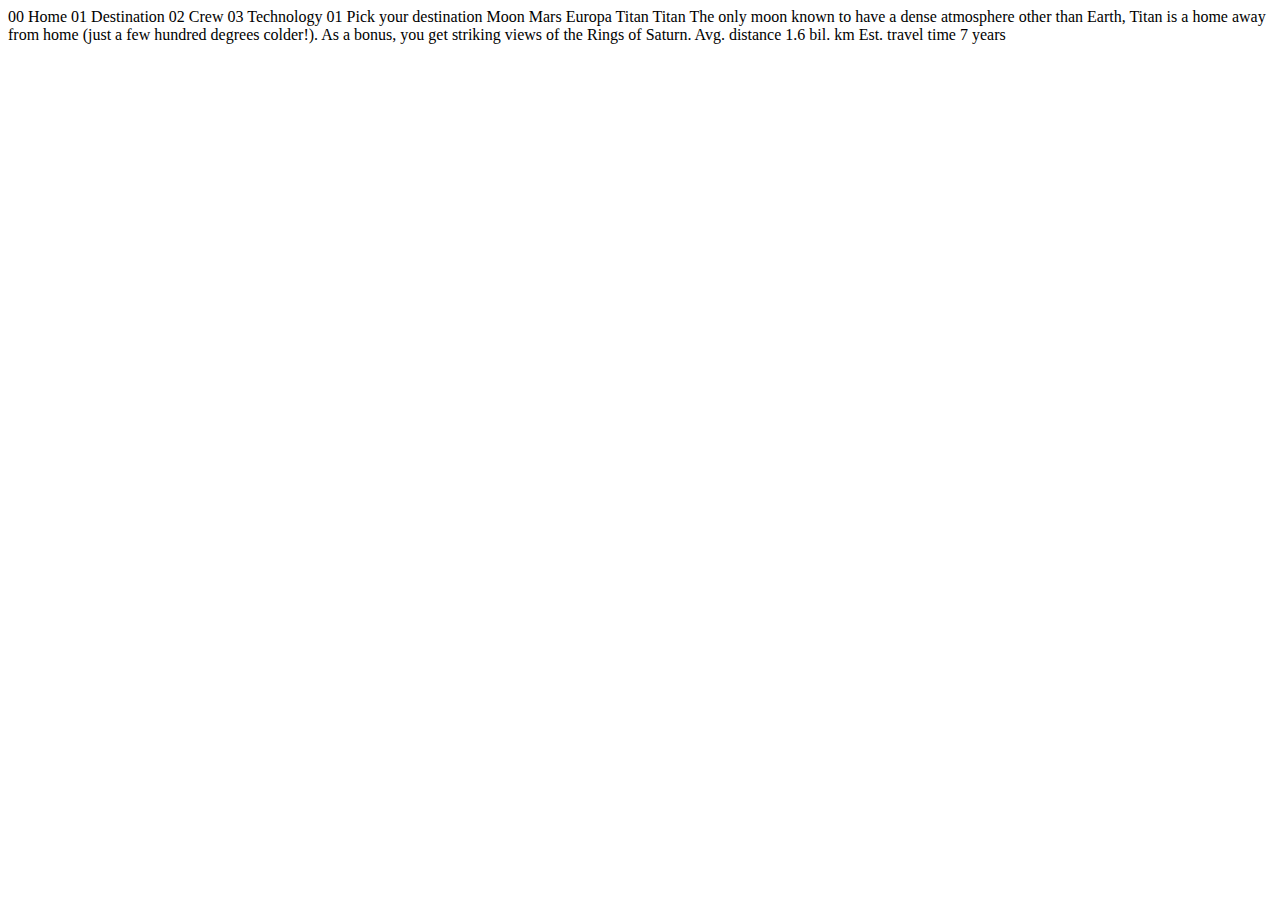
<file: destination-titan.html>
<!DOCTYPE html>
<html lang="en">
<head>
  <meta charset="UTF-8">
  <meta name="viewport" content="width=device-width, initial-scale=1.0">

  <link rel="icon" type="image/png" sizes="32x32" href="./assets/favicon-32x32.png">
  
  <title>Frontend Mentor | Space tourism website</title>
</head>
<body>

  00 Home
  01 Destination
  02 Crew
  03 Technology

  01 Pick your destination

  Moon
  Mars
  Europa
  Titan

  Titan

  The only moon known to have a dense atmosphere other than Earth, Titan 
  is a home away from home (just a few hundred degrees colder!). As a 
  bonus, you get striking views of the Rings of Saturn.

  Avg. distance
  1.6 bil. km

  Est. travel time
  7 years
</body>
</html>
</file>
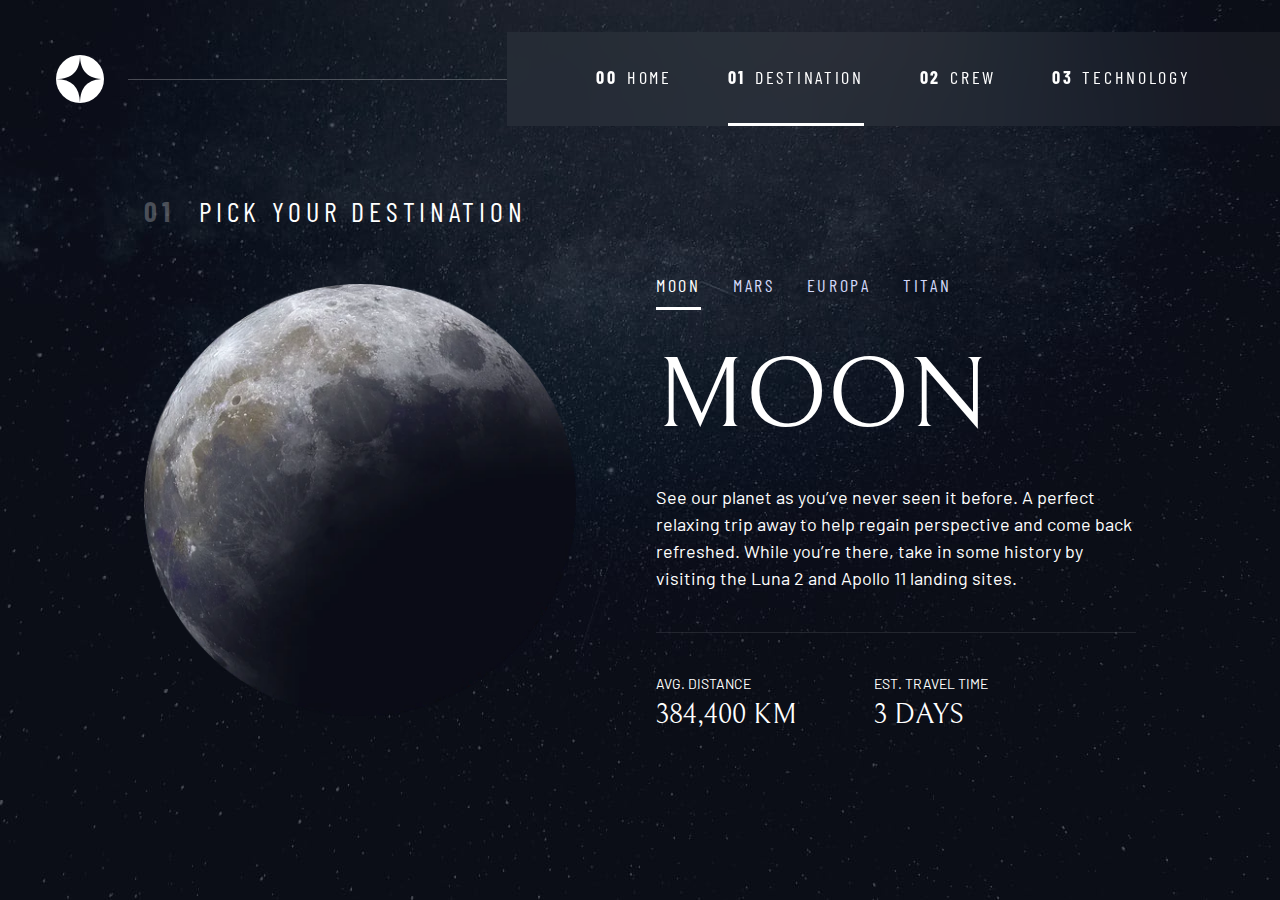
<file: destination.html>
<!DOCTYPE html>
<html lang="en">
  <head>
    <meta charset="UTF-8" />
    <meta name="viewport" content="width=device-width, initial-scale=1.0" />

    <link
      rel="icon"
      type="image/png"
      sizes="32x32"
      href="./assets/favicon-32x32.png"
    />
    <link rel="stylesheet" href="src/style.css" type="text/css" />
    <!-- Google fonts -->
    <link rel="preconnect" href="https://fonts.googleapis.com" />
    <link rel="preconnect" href="https://fonts.gstatic.com" crossorigin />
    <link
      href="https://fonts.googleapis.com/css2?family=Barlow+Condensed:wght@400;700&family=Bellefair&family=Barlow:wght@400;700&display=swap"
      rel="stylesheet"
    />
    <script defer src="src/navigation.js"></script>
    <script defer src="src/tabs.js"></script>

    <title>Frontend Mentor | Space tourism website</title>
  </head>

  <body class="destination">
    <a href="#main" class="skip-to-content">Skip to content</a>
    <header class="primary-header flex">
      <div>
        <img
          src="./assets/shared/logo.svg"
          alt="space tourism logo"
          class="logo"
        />
      </div>
      <button class="mobile-nav-toggle" aria-controls="primary-navigation">
        <span class="sr-only" aria-expanded="false">Menu</span>
      </button>
      <nav>
        <ul
          id="primary-navigation"
          data-visible="false"
          class="primary-navigation underline-indicators flex"
        >
          <li>
            <a
              class="ff-sans-cond uppercase text-white letter-spacing-2"
              href="index.html"
              ><span aria-hidden="true">00</span> Home</a
            >
          </li>
          <li class="active">
            <a
              class="ff-sans-cond uppercase text-white letter-spacing-2"
              href="destination.html"
              ><span aria-hidden="true">01</span> Destination</a
            >
          </li>
          <li>
            <a
              class="ff-sans-cond uppercase text-white letter-spacing-2"
              href="crew.html"
              ><span aria-hidden="true">02</span> Crew</a
            >
          </li>
          <li>
            <a
              class="ff-sans-cond uppercase text-white letter-spacing-2"
              href="technology.html"
              ><span aria-hidden="true">03</span> Technology</a
            >
          </li>
        </ul>
      </nav>
    </header>

    <main id="main" class="grid-container grid-container--destination flow">
      <h1 class="numbered-title">
        <span aria-hidden="true">01</span> Pick your destination
      </h1>

      <!-- Moon image -->
      <picture id="moon-image">
        <source srcset="assets/destination/image-moon.webp" type="image/webp" />
        <img src="assets/destination/image-moon.png" alt="the moon" />
      </picture>

      <!-- Mars image -->
      <picture id="mars-image" hidden>
        <source srcset="assets/destination/image-mars.webp" type="image/webp" />
        <img src="assets/destination/image-mars.png" alt="mars" />
      </picture>

      <!-- Europa image -->
      <picture id="europa-image" hidden>
        <source
          srcset="assets/destination/image-europa.webp"
          type="image/webp"
        />
        <img src="assets/destination/image-europa.png" alt="europa" />
      </picture>

      <!-- Titan image -->
      <picture id="titan-image" hidden>
        <source
          srcset="assets/destination/image-titan.webp"
          type="image/webp"
        />
        <img src="assets/destination/image-titan.png" alt="titan" />
      </picture>

      <div class="tab-list underline-indicators flex" role="tablist">
        <button
          aria-selected="true"
          aria-controls="moon-tab"
          class="text-light uppercase letter-spacing-2 ff-sans-cond"
          tabindex="0"
          role="tab"
          data-image="moon-image"
        >
          Moon
        </button>
        <button
          aria-selected="false"
          aria-controls="mars-tab"
          class="text-light uppercase letter-spacing-2 ff-sans-cond"
          tabindex="-1"
          role="tab"
          data-image="mars-image"
        >
          Mars
        </button>
        <button
          aria-selected="false"
          aria-controls="europa-tab"
          class="text-light uppercase letter-spacing-2 ff-sans-cond"
          tabindex="-1"
          role="tab"
          data-image="europa-image"
        >
          Europa
        </button>
        <button
          aria-selected="false"
          aria-controls="titan-tab"
          class="text-light uppercase letter-spacing-2 ff-sans-cond"
          tabindex="-1"
          role="tab"
          data-image="titan-image"
        >
          Titan
        </button>
      </div>

      <!-- Moon content -->
      <article
        class="destination-info flow"
        id="moon-tab"
        tabindex="0"
        role="tabpanel"
      >
        <h2 class="fs-800 ff-serif uppercase">Moon</h2>

        <p>
          See our planet as you’ve never seen it before. A perfect relaxing trip
          away to help regain perspective and come back refreshed. While you’re
          there, take in some history by visiting the Luna 2 and Apollo 11
          landing sites.
        </p>

        <div class="destination-meta flex">
          <div>
            <h3 class="text-accent fs-200 uppercase">Avg. distance</h3>
            <p class="ff-serif uppercase">384,400 km</p>
          </div>
          <div>
            <h3 class="text-accent fs-200 uppercase">Est. travel time</h3>
            <p class="ff-serif uppercase">3 days</p>
          </div>
        </div>
      </article>

      <!-- Mars content -->
      <article
        class="destination-info flow"
        id="mars-tab"
        tabindex="0"
        role="tabpanel"
        hidden
      >
        <h2 class="fs-800 ff-serif uppercase">Mars</h2>

        <p>
          Don’t forget to pack your hiking boots. You’ll need them to tackle
          Olympus Mons, the tallest planetary mountain in our solar system. It’s
          two and a half times the size of Everest!
        </p>

        <div class="destination-meta flex">
          <div>
            <h3 class="text-accent fs-200 uppercase">Avg. distance</h3>
            <p class="ff-serif uppercase">225 mil. km</p>
          </div>
          <div>
            <h3 class="text-accent fs-200 uppercase">Est. travel time</h3>
            <p class="ff-serif uppercase">9 months</p>
          </div>
        </div>
      </article>

      <!-- Europa content -->
      <article
        class="destination-info flow"
        id="europa-tab"
        tabindex="0"
        role="tabpanel"
        hidden
      >
        <h2 class="fs-800 ff-serif uppercase">Europa</h2>

        <p>
          The smallest of the four Galilean moons orbiting Jupiter, Europa is a
          winter lover’s dream. With an icy surface, it’s perfect for a bit of
          ice skating, curling, hockey, or simple relaxation in your snug
          wintery cabin.
        </p>

        <div class="destination-meta flex">
          <div>
            <h3 class="text-accent fs-200 uppercase">Avg. distance</h3>
            <p class="ff-serif uppercase">628 mil. km</p>
          </div>
          <div>
            <h3 class="text-accent fs-200 uppercase">Est. travel time</h3>
            <p class="ff-serif uppercase">3 years</p>
          </div>
        </div>
      </article>

      <!-- Titan content -->
      <article
        class="destination-info flow"
        id="titan-tab"
        tabindex="0"
        role="tabpanel"
        hidden
      >
        <h2 class="fs-800 ff-serif uppercase">Titan</h2>

        <p>
          The only moon known to have a dense atmosphere other than Earth, Titan
          is a home away from home (just a few hundred degrees colder!). As a
          bonus, you get striking views of the Rings of Saturn.
        </p>

        <div class="destination-meta flex">
          <div>
            <h3 class="text-accent fs-200 uppercase">Avg. distance</h3>
            <p class="ff-serif uppercase">1.6 bil. km</p>
          </div>
          <div>
            <h3 class="text-accent fs-200 uppercase">Est. travel time</h3>
            <p class="ff-serif uppercase">7 years</p>
          </div>
        </div>
      </article>
    </main>
  </body>
</html>
</file>
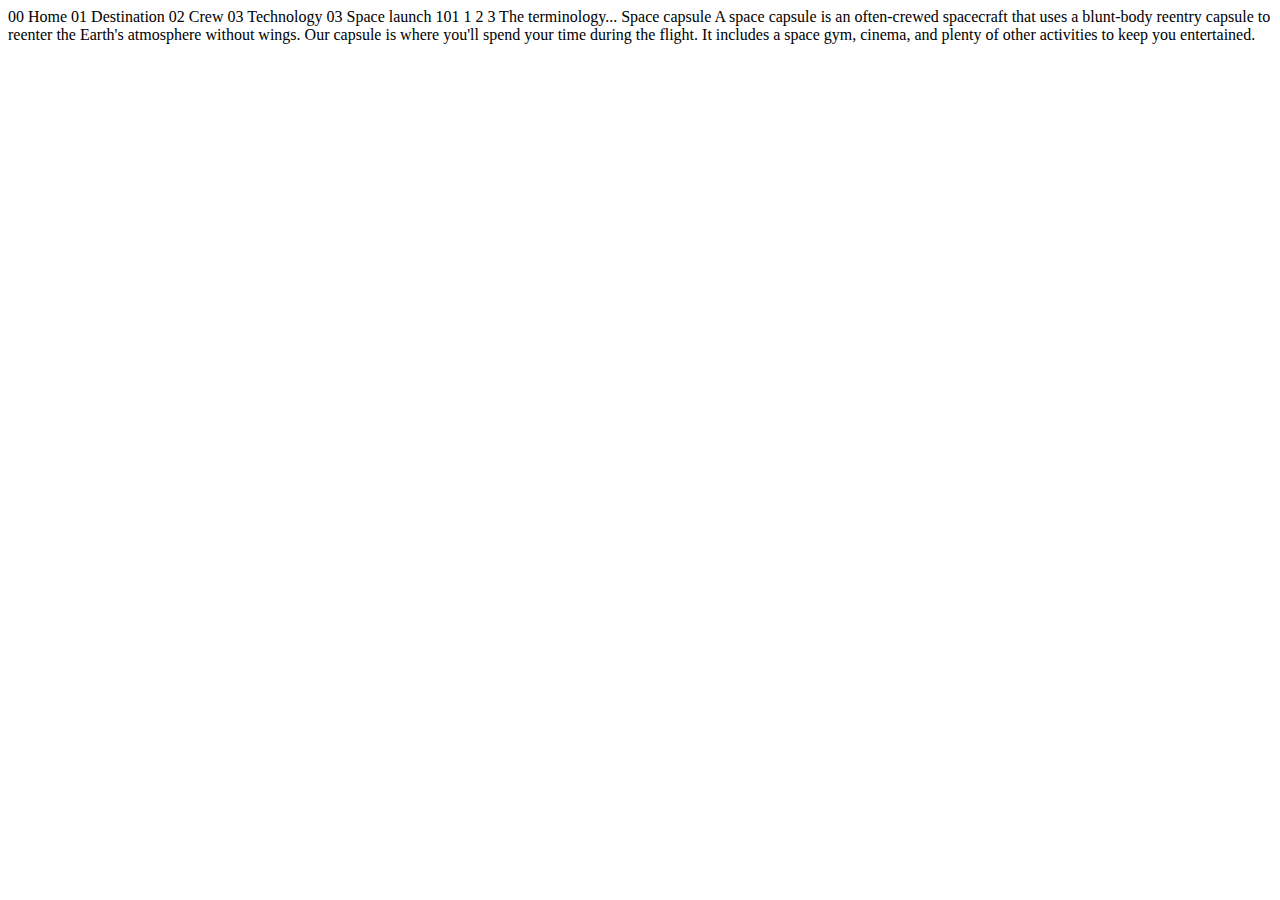
<file: technology-capsule.html>
<!DOCTYPE html>
<html lang="en">
<head>
  <meta charset="UTF-8">
  <meta name="viewport" content="width=device-width, initial-scale=1.0">

  <link rel="icon" type="image/png" sizes="32x32" href="./assets/favicon-32x32.png">
  
  <title>Frontend Mentor | Space tourism website</title>
</head>
<body>

  00 Home
  01 Destination
  02 Crew
  03 Technology

  03 Space launch 101

  1
  2
  3

  The terminology...
  Space capsule

  A space capsule is an often-crewed spacecraft that uses a blunt-body reentry 
  capsule to reenter the Earth's atmosphere without wings. Our capsule is where 
  you'll spend your time during the flight. It includes a space gym, cinema, 
  and plenty of other activities to keep you entertained.
</body>
</html>
</file>
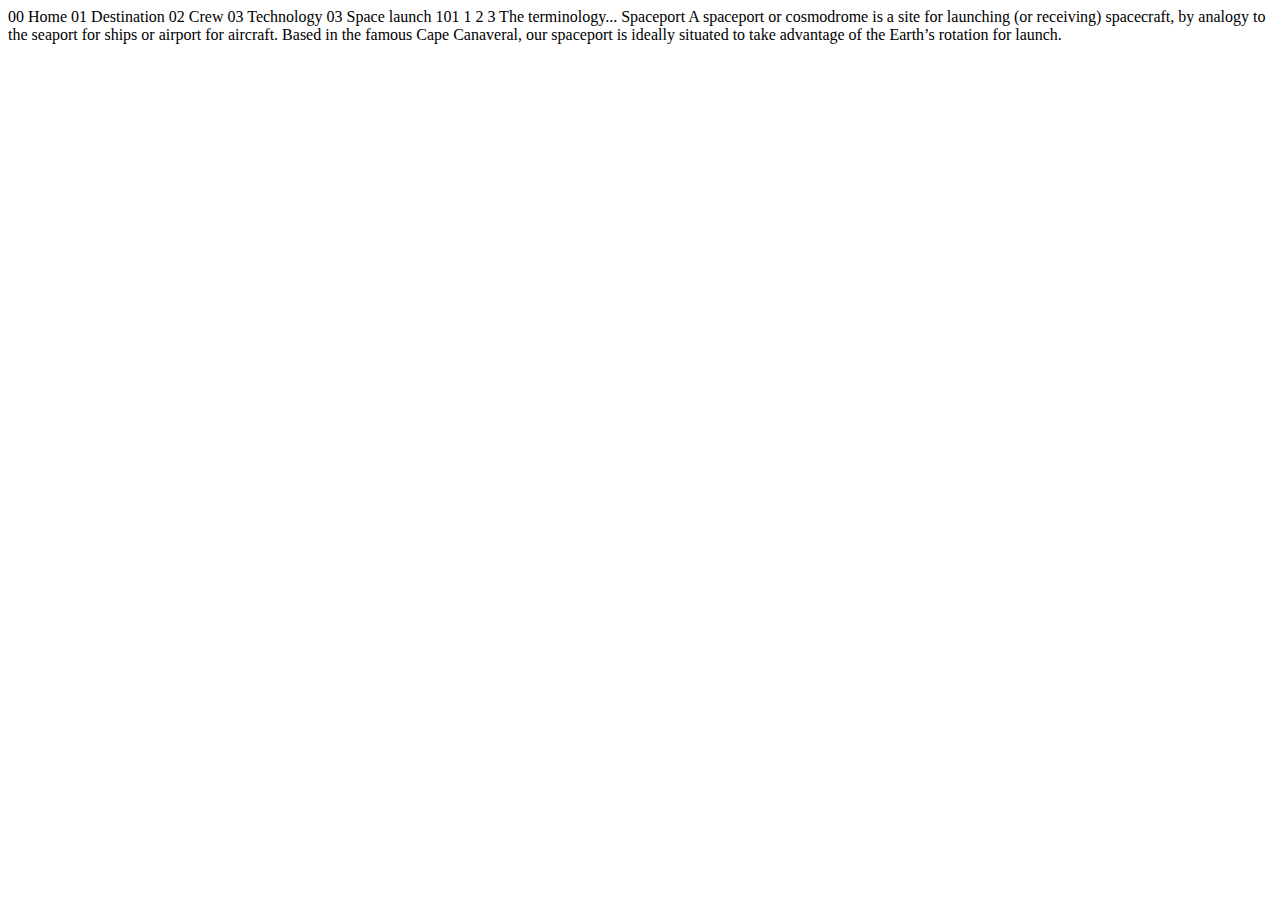
<file: technology-spaceport.html>
<!DOCTYPE html>
<html lang="en">
<head>
  <meta charset="UTF-8">
  <meta name="viewport" content="width=device-width, initial-scale=1.0">

  <link rel="icon" type="image/png" sizes="32x32" href="./assets/favicon-32x32.png">
  
  <title>Frontend Mentor | Space tourism website</title>
</head>
<body>

  00 Home
  01 Destination
  02 Crew
  03 Technology

  03 Space launch 101

  1
  2
  3

  The terminology...
  Spaceport

  A spaceport or cosmodrome is a site for launching (or receiving) spacecraft, 
  by analogy to the seaport for ships or airport for aircraft. Based in the 
  famous Cape Canaveral, our spaceport is ideally situated to take advantage 
  of the Earth’s rotation for launch.
</body>
</html>
</file>
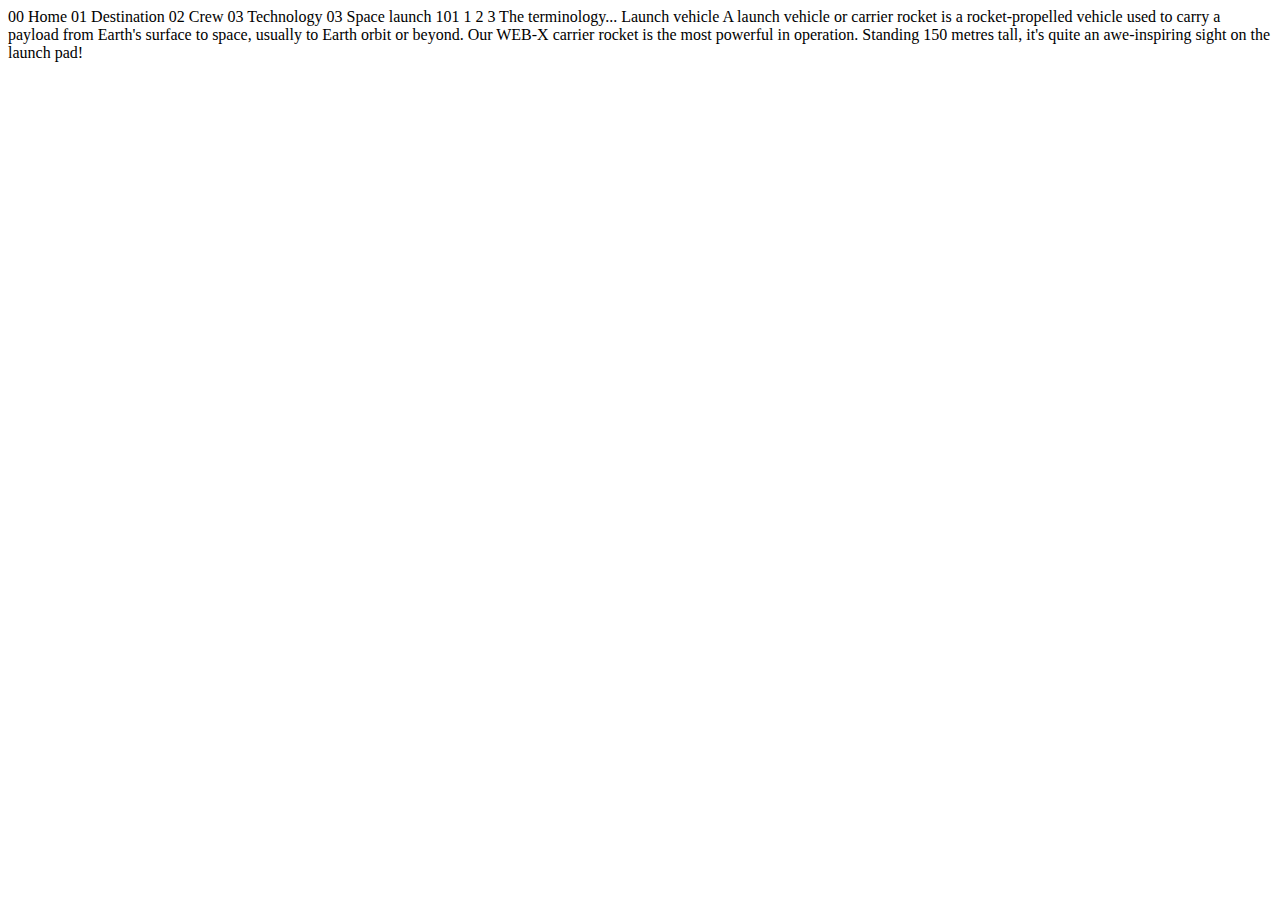
<file: technology-vehicle.html>
<!DOCTYPE html>
<html lang="en">
<head>
  <meta charset="UTF-8">
  <meta name="viewport" content="width=device-width, initial-scale=1.0">

  <link rel="icon" type="image/png" sizes="32x32" href="./assets/favicon-32x32.png">
  
  <title>Frontend Mentor | Space tourism website</title>
</head>
<body>

  00 Home
  01 Destination
  02 Crew
  03 Technology

  03 Space launch 101

  1
  2
  3

  The terminology...
  Launch vehicle

  A launch vehicle or carrier rocket is a rocket-propelled vehicle used to carry a 
  payload from Earth's surface to space, usually to Earth orbit or beyond. Our 
  WEB-X carrier rocket is the most powerful in operation. Standing 150 metres tall, 
  it's quite an awe-inspiring sight on the launch pad!
</body>
</html>
</file>
<file: src/style.css>
/* ---------------------
/*    Custom properties  */
/* --------------------- */

:root {
  /* colors */
  --clr-dark: 230 35% 7%;
  --clr-light: 231 77% 90%;
  --clr-white: 0 0% 100%;

  /* font-sizes */
  --fs-900: clamp(5rem, 7vw + 1rem, 9.375rem);
  --fs-800: 3.5rem;
  --fs-700: 1.5rem;
  --fs-600: 1rem;
  --fs-500: 1rem;
  --fs-400: 0.9375rem;
  --fs-300: 1rem;
  --fs-200: 0.875rem;

  /* font-families */
  --ff-serif: "Bellefair", serif;
  --ff-sans-cond: "Barlow Condensed", sans-serif;
  --ff-sans-normal: "Barlow", sans-serif;
}

@media (min-width: 35em) {
  :root {
    --fs-800: 5rem;
    --fs-700: 2.5rem;
    --fs-600: 1.5rem;
    --fs-500: 1.25rem;
    --fs-400: 1rem;
  }
}

@media (min-width: 45em) {
  :root {
    --fs-800: 6.25rem;
    --fs-700: 3.5rem;
    --fs-600: 2rem;
    --fs-500: 1.75rem;
    --fs-400: 1.125rem;
  }
}

/* --------------------- */
/*    Reset              */
/* --------------------- */

/* https://piccalil.li/blog/a-modern-css-reset/ */

/* Box sizing */

*,
*::before,
*::after {
  box-sizing: border-box;
}

/* Reset margins */

body,
h1,
h2,
h3,
h4,
h5,
p,
figure,
picture {
  margin: 0;
}

h1,
h2,
h3,
h4,
h5,
h6,
p {
  font-weight: 400;
}

/* set up the body */
body {
  line-height: 1.5;
  min-height: 100vh;
  font-family: var(--ff-sans-normal);
  font-size: var(--fs-400);
  color: hsl(var(--clr-white));
  background-color: hsl(var(--clr-dark));
  display: grid;
  grid-template-rows: min-content 1fr;
  overflow-x: hidden;
}

/* make images easier to work with */
img,
picture {
  max-width: 100%;
  display: block;
}

/* make forms easier to work with */
input,
button,
textarea,
select {
  font: inherit;
}

/* remove animations for people who turn them off */
@media (prefers-reduced-motion: reduce) {
  *,
  *::before,
  *::after {
    animation-duration: 0.01ms !important;
    animation-iteration-count: 1 !important;
    transition-duration: 0.01ms !important;
    scroll-behavior: auto !important;
  }
}

/* --------------------- */
/*    Utility classes    */
/* --------------------- */

[hidden] {
  display: none;
}

.flex {
  display: flex;
  gap: var(--gap, 1rem);
}

.grid {
  display: grid;
  gap: var(--gap, 1rem);
}

.d-block {
  display: block;
}

.flow > *:where(:not(:first-child)) {
  margin-top: var(--flow-space, 1rem);
}

.flow--space-small {
  --flow-space: 0.75rem;
}

.container {
  padding-inline: 2em;
  margin-inline: auto;
  max-width: 80rem;
}

.sr-only {
  position: absolute;
  width: 1px;
  height: 1px;
  padding: 0;
  margin: -1px;
  overflow: hidden;
  clip: rect(0, 0, 0, 0);
  white-space: nowrap; /* added line */
  border: 0;
}

.skip-to-content {
  position: absolute;
  z-index: 9999;
  background: hsl(var(--clr-white));
  color: hsl(var(--clr-dark));
  padding: 0.5em 1em;
  margin-inline: auto;
  transform: translateY(-100%);
  transition: transform 250ms ease-in;
}

.skip-to-content:focus {
  transform: translateY(0);
}

/* colors */

.bg-dark {
  background-color: hsl(var(--clr-dark));
}

.bg-light {
  background-color: hsl(var(--clr-light));
}

.bg-white {
  background-color: hsl(var(--clr-white));
}

.text-dark {
  color: hsl(var(--clr-dark));
}

.text-light {
  color: hsl(var(--clr-light));
}

.text-white {
  color: hsl(var(--clr-white));
}

.example-component {
  background-color: hsl(var(--clr-light) / 0.2);
}

.color-tile {
  flex-grow: 1;
}

/* typography */

.ff-serif {
  font-family: var(--ff-serif);
}

.ff-sans-cond {
  font-family: var(--ff-sans-cond);
}
.ff-sans-normal {
  font-family: var(--ff-sans-normal);
}

.letter-spacing-1 {
  letter-spacing: 4.75px;
}
.letter-spacing-2 {
  letter-spacing: 2.7px;
}
.letter-spacing-3 {
  letter-spacing: 2.35px;
}

.uppercase {
  text-transform: uppercase;
}

.fs-900 {
  font-size: var(--fs-900);
}
.fs-800 {
  font-size: var(--fs-800);
}
.fs-700 {
  font-size: var(--fs-700);
}
.fs-600 {
  font-size: var(--fs-600);
}
.fs-500 {
  font-size: var(--fs-500);
}
.fs-400 {
  font-size: var(--fs-400);
}
.fs-300 {
  font-size: var(--fs-300);
}
.fs-200 {
  font-size: var(--fs-200);
}

.fs-900,
.fs-800,
.fs-700,
.fs-600 {
  line-height: 1.1;
}

.numbered-title {
  text-transform: uppercase;
  font-size: var(--fs-500);
  font-family: var(--ff-sans-cond);
  letter-spacing: 4.72px;
}

.numbered-title span {
  margin-right: 0.5em;
  font-weight: 700;
  color: hsl(var(--clr-white) / 0.25);
}

/* --------------------- */
/*   Components          */
/* --------------------- */

.large-button {
  font-size: 2rem;
  position: relative;
  display: inline-grid;
  z-index: 1;
  place-items: center;
  text-decoration: none;
  border-radius: 50%;
  aspect-ratio: 1;
  padding: 0 2em;
}

.large-button::after {
  content: "";
  position: absolute;
  background: hsl(var(--clr-white) / 0.15);
  width: 100%;
  height: 100%;
  border-radius: 50%;
  z-index: -1;
  opacity: 0;
  transition: opacity 500ms linear, transform 500ms ease-in-out;
}

.large-button:hover::after,
.large-button:focus::after {
  opacity: 1;
  transform: scale(1.5);
}

/* ------ primary-header ------ */

.logo {
  margin: 1.5rem clamp(1.5rem, 5vw, 3.5rem);
}

.primary-header {
  justify-content: space-between;
  align-items: center;
}

.primary-navigation {
  --gap: clamp(1.5rem, 5vw, 3.5rem);
  --underline-gap: 2rem;
  list-style: none;
  padding: 0;
  margin: 0;
  background: hsl(var(--clr-dark) / 0.95);
  backdrop-filter: blur(1.5rem);
}

.primary-navigation a {
  display: inline-flex;
  text-decoration: none;
}

.primary-navigation a > span {
  font-weight: 700;
  margin-right: 0.5em;
}

.mobile-nav-toggle {
  display: none;
}

@supports (backdrop-filter: blur(1rem)) {
  .primary-navigation {
    background: hsl(var(--clr-white) / 0.05);
    backdrop-filter: blur(1.5rem);
  }
}

@media (max-width: 35rem) {
  .primary-navigation {
    --underline-gap: 0.5rem;
    position: fixed;
    z-index: 1000;
    inset: 0 0 0 30%;
    list-style: none;
    padding: min(20rem, 10vh) 2rem;
    margin: 0;
    flex-direction: column;
    transform: translateX(100%);
    transition: transform 500ms ease-in-out;
  }

  .primary-navigation[data-visible="true"] {
    transform: translateX(0);
  }

  .mobile-nav-toggle {
    display: block;
    position: absolute;
    z-index: 2000;
    right: 1rem;
    top: 2rem;
    background: transparent;
    background-image: url("../assets/shared/icon-hamburger.svg");
    background-repeat: no-repeat;
    background-position: center;
    width: 1.5rem;
    aspect-ratio: 1;
    border: 0;
  }

  .mobile-nav-toggle[aria-expanded="true"] {
    background-image: url("../assets/shared/icon-close.svg");
  }

  .mobile-nav-toggle:focus-visible {
    outline: 5px solid red;
    outline-offset: 5px;
  }

  .primary-navigation.underline-indicators > .active {
    border: 0;
  }
}

@media (min-width: 35em) {
  .primary-navigation {
    padding-inline: clamp(3rem, 7vw, 7rem);
  }
}

@media (min-width: 35em) and (max-width: 44.999em) {
  .primary-navigation a > span {
    display: none;
  }
}

@media (min-width: 45em) {
  .primary-header::after {
    content: "";
    display: block;
    position: relative;
    height: 1px;
    width: 100%;
    margin-right: -2.5rem;
    background: hsl(var(--clr-white) / 0.25);
    order: 1;
  }

  nav {
    order: 2;
  }

  .primary-navigation {
    margin-block: 2rem;
  }
}

.underline-indicators > * {
  cursor: pointer;
  padding: var(--underline-gap, 0.5rem) 0;
  border: 0;
  border-bottom: 0.2rem solid hsl(var(--clr-white) / 0);
  background-color: transparent;
}

.underline-indicators > *:hover,
.underline-indicators > *:focus {
  border-color: hsl(var(--clr-white) / 0.5);
}

.underline-indicators > .active,
.underline-indicators > [aria-selected="true"] {
  color: hsl(var(--clr-white) / 1);
  border-color: hsl(var(--clr-white) / 1);
}

.tab-list {
  --gap: 2rem;
}

.dot-indicators > * {
  cursor: pointer;
  border: 0;
  border-radius: 50%;
  aspect-ratio: 1;
  padding: 0.5em;
  background-color: hsl(var(--clr-white) / 0.25);
}

.dot-indicators > *:hover,
.dot-indicators > *:focus {
  background-color: hsl(var(--clr-white) / 0.5);
}

.dot-indicators > [aria-selected="true"] {
  background-color: hsl(var(--clr-white) / 1);
}

.number-indicators > * {
  cursor: pointer;
  border: 1px solid hsl(var(--clr-light) / 0.2);
  border-radius: 50%;
  width: 3em;
  height: auto;
  aspect-ratio: 1;
  padding: 0.1em;
  background-color: hsl(var(--clr-dark));
  color: hsl(var(--clr-white));
}

.number-indicators > *:hover,
.number-indicators > *:focus {
  border-color: hsl(var(--clr-white));
}

.number-indicators > [aria-selected="true"] {
  background-color: hsl(var(--clr-white) / 1);
  color: hsl(var(--clr-dark));
  border: none;
}

/* ----------------------------------- */
/*   Page specific background          */
/* ----------------------------------- */

body {
  background-size: cover;
  background-position: bottom center;
}

/* home */
.home {
  background-image: url(../assets/home/background-home-mobile.jpg);
}

@media (min-width: 35rem) {
  .home {
    background-position: center center;
    background-image: url(../assets/home/background-home-desktop.jpg);
  }
}

@media (min-width: 45rem) {
  .home {
    background-image: url(../assets/home/background-home-desktop.jpg);
  }
}

/* destination */
.destination {
  background-image: url(../assets/destination/background-destination-mobile.jpg);
}

@media (min-width: 35rem) {
  .destination {
    background-position: center center;
    background-image: url(../assets/destination/background-destination-tablet.jpg);
  }
}

@media (min-width: 45rem) {
  .destination {
    background-image: url(../assets/destination/background-destination-desktop.jpg);
  }
}

/* crew */
.crew {
  background-image: url(../assets/crew/background-crew-mobile.jpg);
}

@media (min-width: 35rem) {
  .crew {
    background-position: center center;
    background-image: url(../assets/crew/background-crew-tablet.jpg);
  }
}

@media (min-width: 45rem) {
  .crew {
    background-image: url(../assets/crew/background-crew-desktop.jpg);
  }
}

/* technology */
.technology {
  background-image: url(../assets/technology/background-technology-mobile.jpg);
}

@media (min-width: 35rem) {
  .technology {
    background-image: url(../assets/technology/background-technology-tablet.jpg);
  }
}

/* ----------------------------------- */
/*               Layout                */
/* ----------------------------------- */

.grid-container {
  display: grid;
  text-align: center;
  place-items: center;
  padding-inline: 1rem;
  padding-bottom: 4rem;
}

.grid-container p:not([class]) {
  max-width: 50ch;
}

.numbered-title {
  grid-area: title;
}

/* ----- destination layout ------ */

.grid-container--destination {
  --flow-space: 2rem;
  grid-template-areas:
    "title"
    "image"
    "tabs"
    "content";
}

.grid-container--destination > picture {
  grid-area: image;
  max-width: 60%;
}

.grid-container--destination > .tab-list {
  grid-area: tabs;
}

.grid-container--destination > .destination-info {
  grid-area: content;
}

.destination-meta {
  flex-direction: column;
  border-top: 1px solid hsl(var(--clr-white) / 0.1);
  padding-top: 2.5rem;
  margin-top: 2.5rem;
}

.destination-meta p {
  font-size: 1.75rem;
}

/* ----- crew layout ------ */

.grid-container--crew {
  --flow-space: 2rem;
  grid-template-areas:
    "title"
    "image"
    "tabs"
    "content";
}

.grid-container--crew > picture {
  grid-area: image;
  max-width: 60%;
  border-bottom: 1px solid hsl(var(--clr-white) / 0.1);
}

.grid-container--crew > .dot-indicators {
  grid-area: tabs;
}

.grid-container--crew > .crew-details {
  grid-area: content;
}

.crew-details h2 {
  color: hsl(var(--clr-white) / 0.5);
}

/* medium screens */
@media (min-width: 35em) {
  .numbered-title {
    justify-self: start;
    margin-top: 2rem;
  }

  .destination-meta {
    flex-direction: row;
    justify-content: space-evenly;
  }

  .grid-container--crew {
    padding-bottom: 0;
    grid-template-areas:
      "title"
      "content"
      "tabs"
      "image";
  }
}

/* large screens */
@media (min-width: 45em) {
  .grid-container {
    text-align: left;
    column-gap: var(--container-gap, 2rem);
    grid-template-columns: minmax(1rem, 1fr) repeat(2, minmax(0, 30rem)) minmax(
        1rem,
        1fr
      );
  }

  .grid-container--home {
    padding-bottom: max(6rem, 20vh);
    align-items: end;
  }

  .grid-container--home > *:first-child {
    grid-column: 2;
  }

  .grid-container--home > *:last-child {
    grid-column: 3;
  }

  .grid-container--destination {
    justify-items: start;
    align-content: start;
    grid-template-areas:
      ". title title ."
      ". image tabs ."
      ". image content .";
  }

  .grid-container--destination > picture,
  .grid-container--crew > picture {
    max-width: 90%;
  }

  .destination-meta {
    --gap: min(6vw, 6rem);
    justify-content: start;
  }

  .grid-container--crew {
    grid-template-areas:
      ". title title ."
      ". content image ."
      ". tabs image .";
  }

  .grid-container--crew > .dot-indicators {
    justify-self: start;
  }

  .grid-container--crew > picture {
    align-self: end;
  }
}

/* ----- technology layout ------ */

.grid-container--technology {
  --flow-space: 1rem;
  grid-template-areas:
    "title"
    "image"
    "numbers"
    "content";
  padding-inline: 0;
  padding-bottom: 5rem;
}

.grid-container--technology > .technology-details {
  grid-area: content;
}

.grid-container--technology > picture {
  grid-area: image;
}

.grid-container--technology > .number-indicators {
  grid-area: numbers;
}

.grid-container--technology > article {
  padding-inline: 1.5rem;
}

.technology-details h2 {
  color: hsl(var(--clr-white) / 0.5);
}

/* medium screens */
@media (min-width: 35em) {
  .grid-container--technology > .numbered-title {
    padding-left: 2rem;
  }

  .number-indicators > * {
    background-color: transparent;
  }
}

/* large screens */
@media (min-width: 45em) {
  .grid-container--technology {
    grid-template-areas:
      ". title title title"
      ". numbers content image";
    grid-template-columns: minmax(0, 5rem) minmax(0, 5rem) repeat(
        2,
        minmax(0, 40rem)
      );
  }

  .grid-container--technology > picture {
    justify-self: end;
  }

  #launch-image > img {
    content: url(../assets/technology/image-launch-vehicle-portrait.jpg);
  }

  #spaceport-image > img {
    content: url(../assets/technology/image-spaceport-portrait.jpg);
  }

  #capsule-image > img {
    content: url(../assets/technology/image-space-capsule-portrait.jpg);
  }

  .grid-container--technology > .number-indicators {
    flex-direction: column;
    justify-self: end;
    font-size: 1.3rem;
  }

  .grid-container--technology > .number-indicators.flex {
    gap: var(--gap, 2rem);
  }
}
</file>
